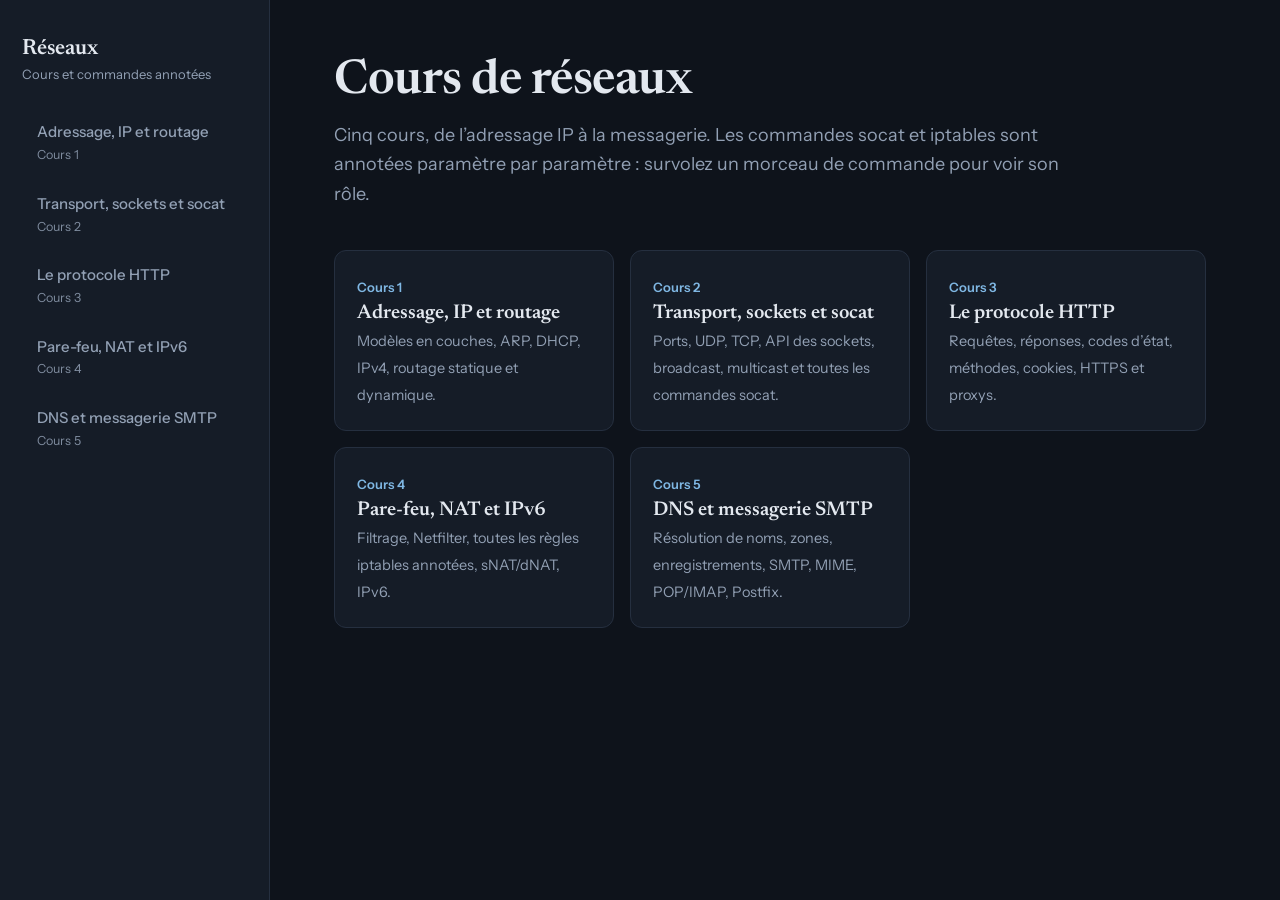
<file: index.html>
<!DOCTYPE html>
<html lang="fr">
<head>
<meta charset="utf-8">
<meta name="viewport" content="width=device-width, initial-scale=1, viewport-fit=cover">
<title>Cours de réseaux – Réseaux</title>
<meta name="description" content="Cinq cours, de l’adressage IP à la messagerie. Les commandes socat et iptables sont annotées paramètre par paramètre : survolez un morceau de commande pour voir son rôle.">
<link href="https://fonts.googleapis.com/css2?family=Newsreader:opsz,wght@6..72,400;6..72,600&family=Instrument+Sans:wght@400;500;600&family=JetBrains+Mono:wght@400;500&display=swap" rel="stylesheet">
<link rel="stylesheet" href="style.css">
</head>
<body>
<nav><a class="brand" href="index.html">Réseaux<small>Cours et commandes annotées</small></a><a class="l " href="cours-1.html">Adressage, IP et routage<small>Cours 1</small></a><a class="l " href="cours-2.html">Transport, sockets et socat<small>Cours 2</small></a><a class="l " href="cours-3.html">Le protocole HTTP<small>Cours 3</small></a><a class="l " href="cours-4.html">Pare-feu, NAT et IPv6<small>Cours 4</small></a><a class="l " href="cours-5.html">DNS et messagerie SMTP<small>Cours 5</small></a></nav>
<main>
<h1>Cours de réseaux</h1><p class="lead">Cinq cours, de l’adressage IP à la messagerie. Les commandes socat et iptables sont annotées paramètre par paramètre : survolez un morceau de commande pour voir son rôle.</p><div class="grid"><a class="card" href="cours-1.html"><i>Cours 1</i><b>Adressage, IP et routage</b><span>Modèles en couches, ARP, DHCP, IPv4, routage statique et dynamique.</span></a><a class="card" href="cours-2.html"><i>Cours 2</i><b>Transport, sockets et socat</b><span>Ports, UDP, TCP, API des sockets, broadcast, multicast et toutes les commandes socat.</span></a><a class="card" href="cours-3.html"><i>Cours 3</i><b>Le protocole HTTP</b><span>Requêtes, réponses, codes d’état, méthodes, cookies, HTTPS et proxys.</span></a><a class="card" href="cours-4.html"><i>Cours 4</i><b>Pare-feu, NAT et IPv6</b><span>Filtrage, Netfilter, toutes les règles iptables annotées, sNAT/dNAT, IPv6.</span></a><a class="card" href="cours-5.html"><i>Cours 5</i><b>DNS et messagerie SMTP</b><span>Résolution de noms, zones, enregistrements, SMTP, MIME, POP/IMAP, Postfix.</span></a></div>
</main>
</body>
</html>
</file>
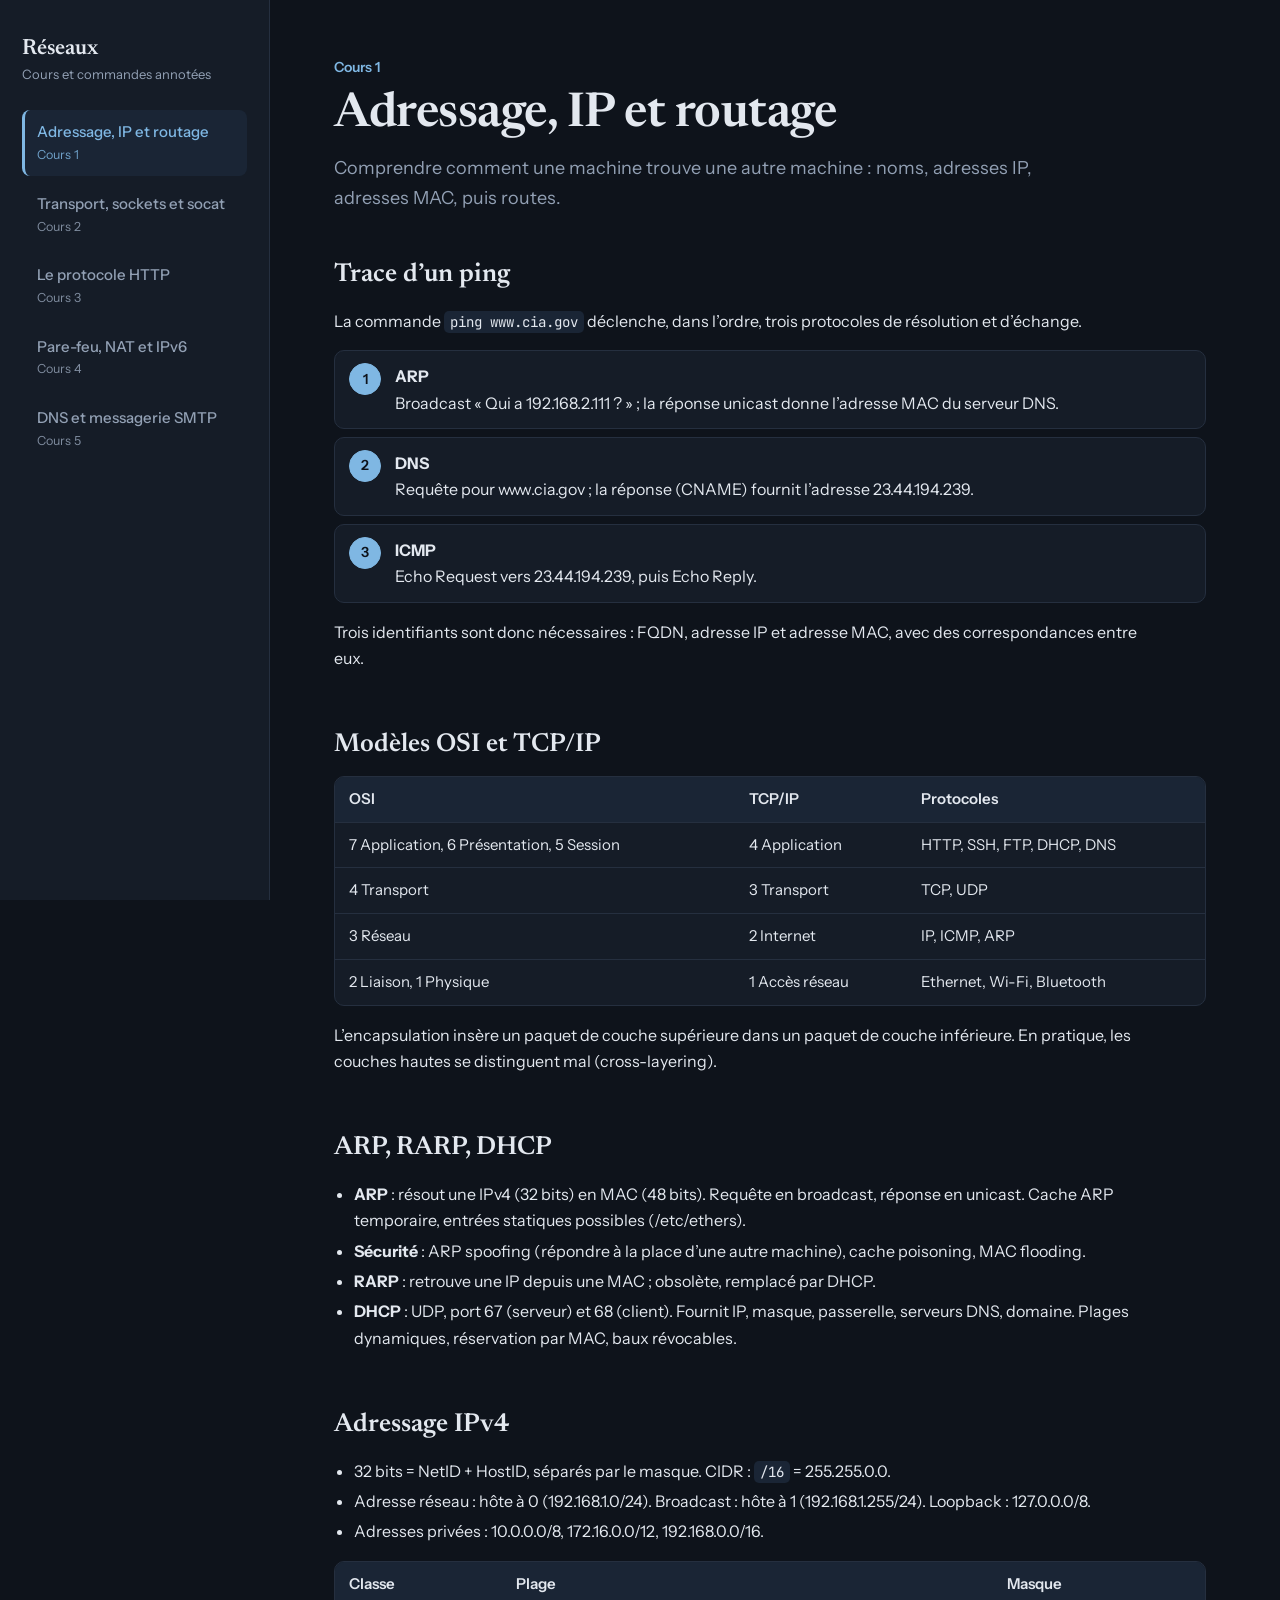
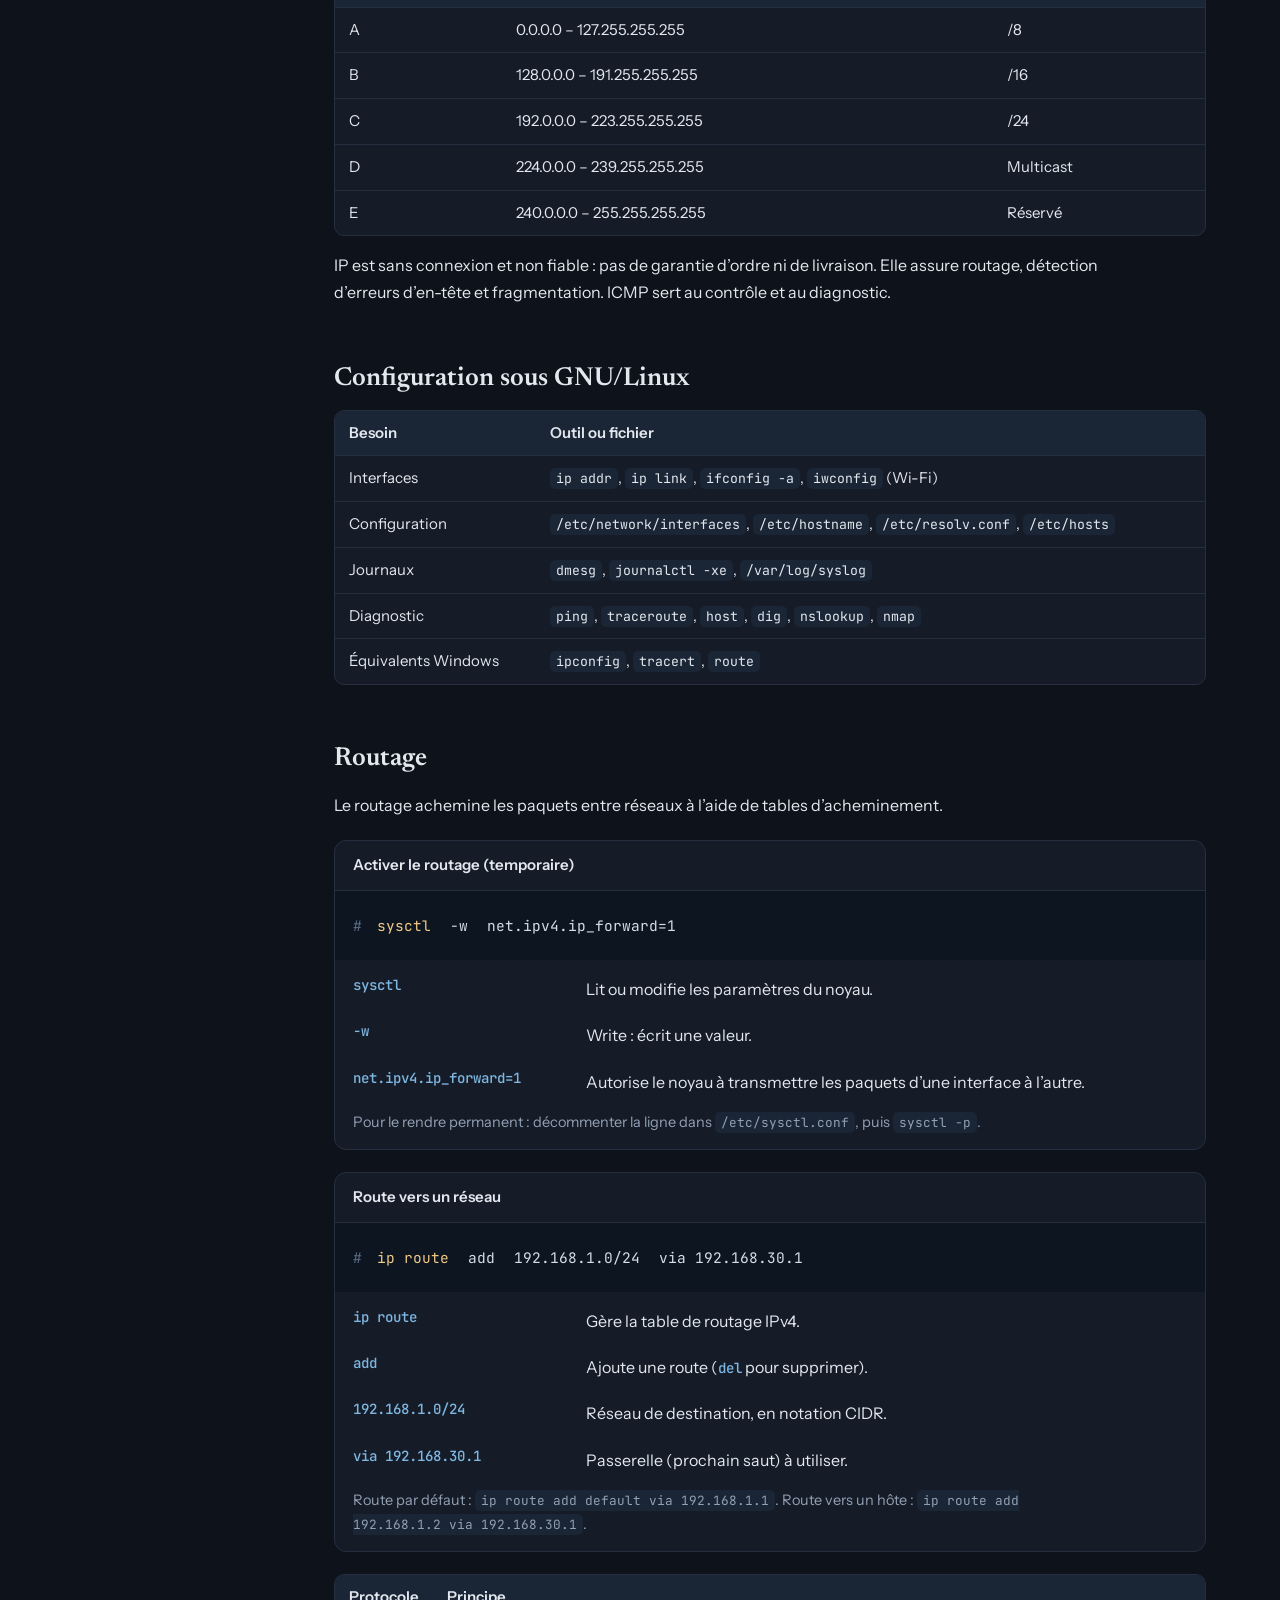
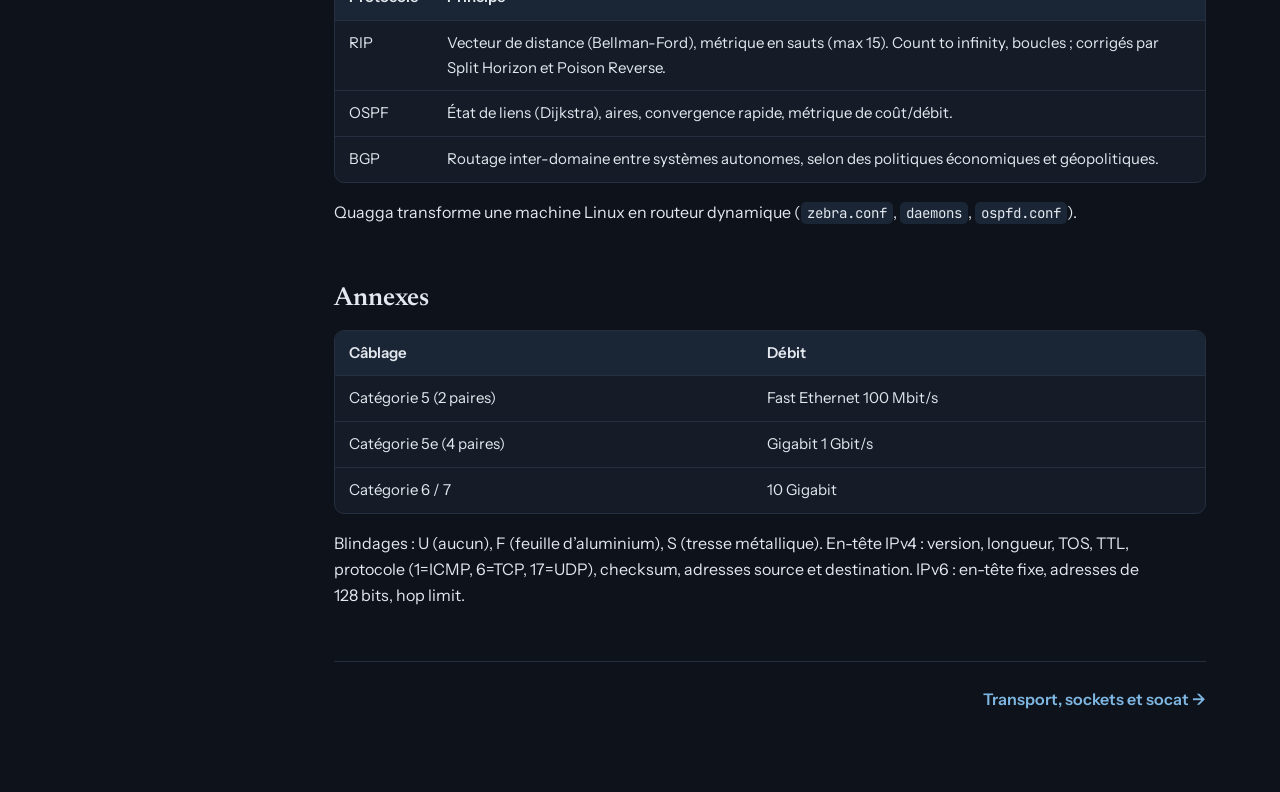
<file: cours-1.html>
<!DOCTYPE html>
<html lang="fr">
<head>
<meta charset="utf-8">
<meta name="viewport" content="width=device-width, initial-scale=1, viewport-fit=cover">
<title>Adressage, IP et routage – Réseaux</title>
<meta name="description" content="Comprendre comment une machine trouve une autre machine : noms, adresses IP, adresses MAC, puis routes.">
<link href="https://fonts.googleapis.com/css2?family=Newsreader:opsz,wght@6..72,400;6..72,600&family=Instrument+Sans:wght@400;500;600&family=JetBrains+Mono:wght@400;500&display=swap" rel="stylesheet">
<link rel="stylesheet" href="style.css">
</head>
<body>
<nav><a class="brand" href="index.html">Réseaux<small>Cours et commandes annotées</small></a><a class="l on" href="cours-1.html" aria-current="page">Adressage, IP et routage<small>Cours 1</small></a><a class="l " href="cours-2.html">Transport, sockets et socat<small>Cours 2</small></a><a class="l " href="cours-3.html">Le protocole HTTP<small>Cours 3</small></a><a class="l " href="cours-4.html">Pare-feu, NAT et IPv6<small>Cours 4</small></a><a class="l " href="cours-5.html">DNS et messagerie SMTP<small>Cours 5</small></a></nav>
<main>
<div class="crumb">Cours 1</div><h1>Adressage, IP et routage</h1><p class="lead">Comprendre comment une machine trouve une autre machine : noms, adresses IP, adresses MAC, puis routes.</p><section><h2>Trace d’un ping</h2><p>La commande <code>ping www.cia.gov</code> déclenche, dans l’ordre, trois protocoles de résolution et d’échange.</p><ol class="st"><li><div><b>ARP</b><br><span>Broadcast « Qui a 192.168.2.111 ? » ; la réponse unicast donne l’adresse MAC du serveur DNS.</span></div></li><li><div><b>DNS</b><br><span>Requête pour www.cia.gov ; la réponse (CNAME) fournit l’adresse 23.44.194.239.</span></div></li><li><div><b>ICMP</b><br><span>Echo Request vers 23.44.194.239, puis Echo Reply.</span></div></li></ol><p>Trois identifiants sont donc nécessaires : FQDN, adresse IP et adresse MAC, avec des correspondances entre eux.</p></section><section><h2>Modèles OSI et TCP/IP</h2><div class="tw"><table><tr><th>OSI</th><th>TCP/IP</th><th>Protocoles</th></tr><tr><td>7 Application, 6 Présentation, 5 Session</td><td>4 Application</td><td>HTTP, SSH, FTP, DHCP, DNS</td></tr><tr><td>4 Transport</td><td>3 Transport</td><td>TCP, UDP</td></tr><tr><td>3 Réseau</td><td>2 Internet</td><td>IP, ICMP, ARP</td></tr><tr><td>2 Liaison, 1 Physique</td><td>1 Accès réseau</td><td>Ethernet, Wi-Fi, Bluetooth</td></tr></table></div><p>L’encapsulation insère un paquet de couche supérieure dans un paquet de couche inférieure. En pratique, les couches hautes se distinguent mal (cross-layering).</p></section><section><h2>ARP, RARP, DHCP</h2><ul><li><b>ARP</b> : résout une IPv4 (32 bits) en MAC (48 bits). Requête en broadcast, réponse en unicast. Cache ARP temporaire, entrées statiques possibles (/etc/ethers).</li><li><b>Sécurité</b> : ARP spoofing (répondre à la place d’une autre machine), cache poisoning, MAC flooding.</li><li><b>RARP</b> : retrouve une IP depuis une MAC ; obsolète, remplacé par DHCP.</li><li><b>DHCP</b> : UDP, port 67 (serveur) et 68 (client). Fournit IP, masque, passerelle, serveurs DNS, domaine. Plages dynamiques, réservation par MAC, baux révocables.</li></ul></section><section><h2>Adressage IPv4</h2><ul><li>32 bits = NetID + HostID, séparés par le masque. CIDR : <code>/16</code> = 255.255.0.0.</li><li>Adresse réseau : hôte à 0 (192.168.1.0/24). Broadcast : hôte à 1 (192.168.1.255/24). Loopback : 127.0.0.0/8.</li><li>Adresses privées : 10.0.0.0/8, 172.16.0.0/12, 192.168.0.0/16.</li></ul><div class="tw"><table><tr><th>Classe</th><th>Plage</th><th>Masque</th></tr><tr><td>A</td><td>0.0.0.0 – 127.255.255.255</td><td>/8</td></tr><tr><td>B</td><td>128.0.0.0 – 191.255.255.255</td><td>/16</td></tr><tr><td>C</td><td>192.0.0.0 – 223.255.255.255</td><td>/24</td></tr><tr><td>D</td><td>224.0.0.0 – 239.255.255.255</td><td>Multicast</td></tr><tr><td>E</td><td>240.0.0.0 – 255.255.255.255</td><td>Réservé</td></tr></table></div><p>IP est sans connexion et non fiable : pas de garantie d’ordre ni de livraison. Elle assure routage, détection d’erreurs d’en-tête et fragmentation. ICMP sert au contrôle et au diagnostic.</p></section><section><h2>Configuration sous GNU/Linux</h2><div class="tw"><table><tr><th>Besoin</th><th>Outil ou fichier</th></tr><tr><td>Interfaces</td><td><code>ip addr</code>, <code>ip link</code>, <code>ifconfig -a</code>, <code>iwconfig</code> (Wi-Fi)</td></tr><tr><td>Configuration</td><td><code>/etc/network/interfaces</code>, <code>/etc/hostname</code>, <code>/etc/resolv.conf</code>, <code>/etc/hosts</code></td></tr><tr><td>Journaux</td><td><code>dmesg</code>, <code>journalctl -xe</code>, <code>/var/log/syslog</code></td></tr><tr><td>Diagnostic</td><td><code>ping</code>, <code>traceroute</code>, <code>host</code>, <code>dig</code>, <code>nslookup</code>, <code>nmap</code></td></tr><tr><td>Équivalents Windows</td><td><code>ipconfig</code>, <code>tracert</code>, <code>route</code></td></tr></table></div></section><section><h2>Routage</h2><p>Le routage achemine les paquets entre réseaux à l’aide de tables d’acheminement.</p><div class="cmd"><h4>Activer le routage (temporaire)</h4><div class="cl"><span class="p">#</span><span class="t t0" tabindex="0">sysctl</span> <span class="t t1" tabindex="0">-w</span> <span class="t t2" tabindex="0">net.ipv4.ip_forward=1</span></div><ul class="ex"><li class="r0"><code>sysctl</code><span>Lit ou modifie les paramètres du noyau.</span></li><li class="r1"><code>-w</code><span>Write : écrit une valeur.</span></li><li class="r2"><code>net.ipv4.ip_forward=1</code><span>Autorise le noyau à transmettre les paquets d’une interface à l’autre.</span></li></ul><p class="nt">Pour le rendre permanent : décommenter la ligne dans <code>/etc/sysctl.conf</code>, puis <code>sysctl -p</code>.</p></div><div class="cmd"><h4>Route vers un réseau</h4><div class="cl"><span class="p">#</span><span class="t t0" tabindex="0">ip route</span> <span class="t t1" tabindex="0">add</span> <span class="t t2" tabindex="0">192.168.1.0/24</span> <span class="t t3" tabindex="0">via 192.168.30.1</span></div><ul class="ex"><li class="r0"><code>ip route</code><span>Gère la table de routage IPv4.</span></li><li class="r1"><code>add</code><span>Ajoute une route (<code>del</code> pour supprimer).</span></li><li class="r2"><code>192.168.1.0/24</code><span>Réseau de destination, en notation CIDR.</span></li><li class="r3"><code>via 192.168.30.1</code><span>Passerelle (prochain saut) à utiliser.</span></li></ul><p class="nt">Route par défaut : <code>ip route add default via 192.168.1.1</code>. Route vers un hôte : <code>ip route add 192.168.1.2 via 192.168.30.1</code>.</p></div><div class="tw"><table><tr><th>Protocole</th><th>Principe</th></tr><tr><td>RIP</td><td>Vecteur de distance (Bellman-Ford), métrique en sauts (max 15). Count to infinity, boucles ; corrigés par Split Horizon et Poison Reverse.</td></tr><tr><td>OSPF</td><td>État de liens (Dijkstra), aires, convergence rapide, métrique de coût/débit.</td></tr><tr><td>BGP</td><td>Routage inter-domaine entre systèmes autonomes, selon des politiques économiques et géopolitiques.</td></tr></table></div><p>Quagga transforme une machine Linux en routeur dynamique (<code>zebra.conf</code>, <code>daemons</code>, <code>ospfd.conf</code>).</p></section><section><h2>Annexes</h2><div class="tw"><table><tr><th>Câblage</th><th>Débit</th></tr><tr><td>Catégorie 5 (2 paires)</td><td>Fast Ethernet 100 Mbit/s</td></tr><tr><td>Catégorie 5e (4 paires)</td><td>Gigabit 1 Gbit/s</td></tr><tr><td>Catégorie 6 / 7</td><td>10 Gigabit</td></tr></table></div><p>Blindages : U (aucun), F (feuille d’aluminium), S (tresse métallique). En-tête IPv4 : version, longueur, TOS, TTL, protocole (1=ICMP, 6=TCP, 17=UDP), checksum, adresses source et destination. IPv6 : en-tête fixe, adresses de 128 bits, hop limit.</p></section><div class="pn"><span></span><span><a href="cours-2.html">Transport, sockets et socat →</a></span></div>
</main>
</body>
</html>
</file>
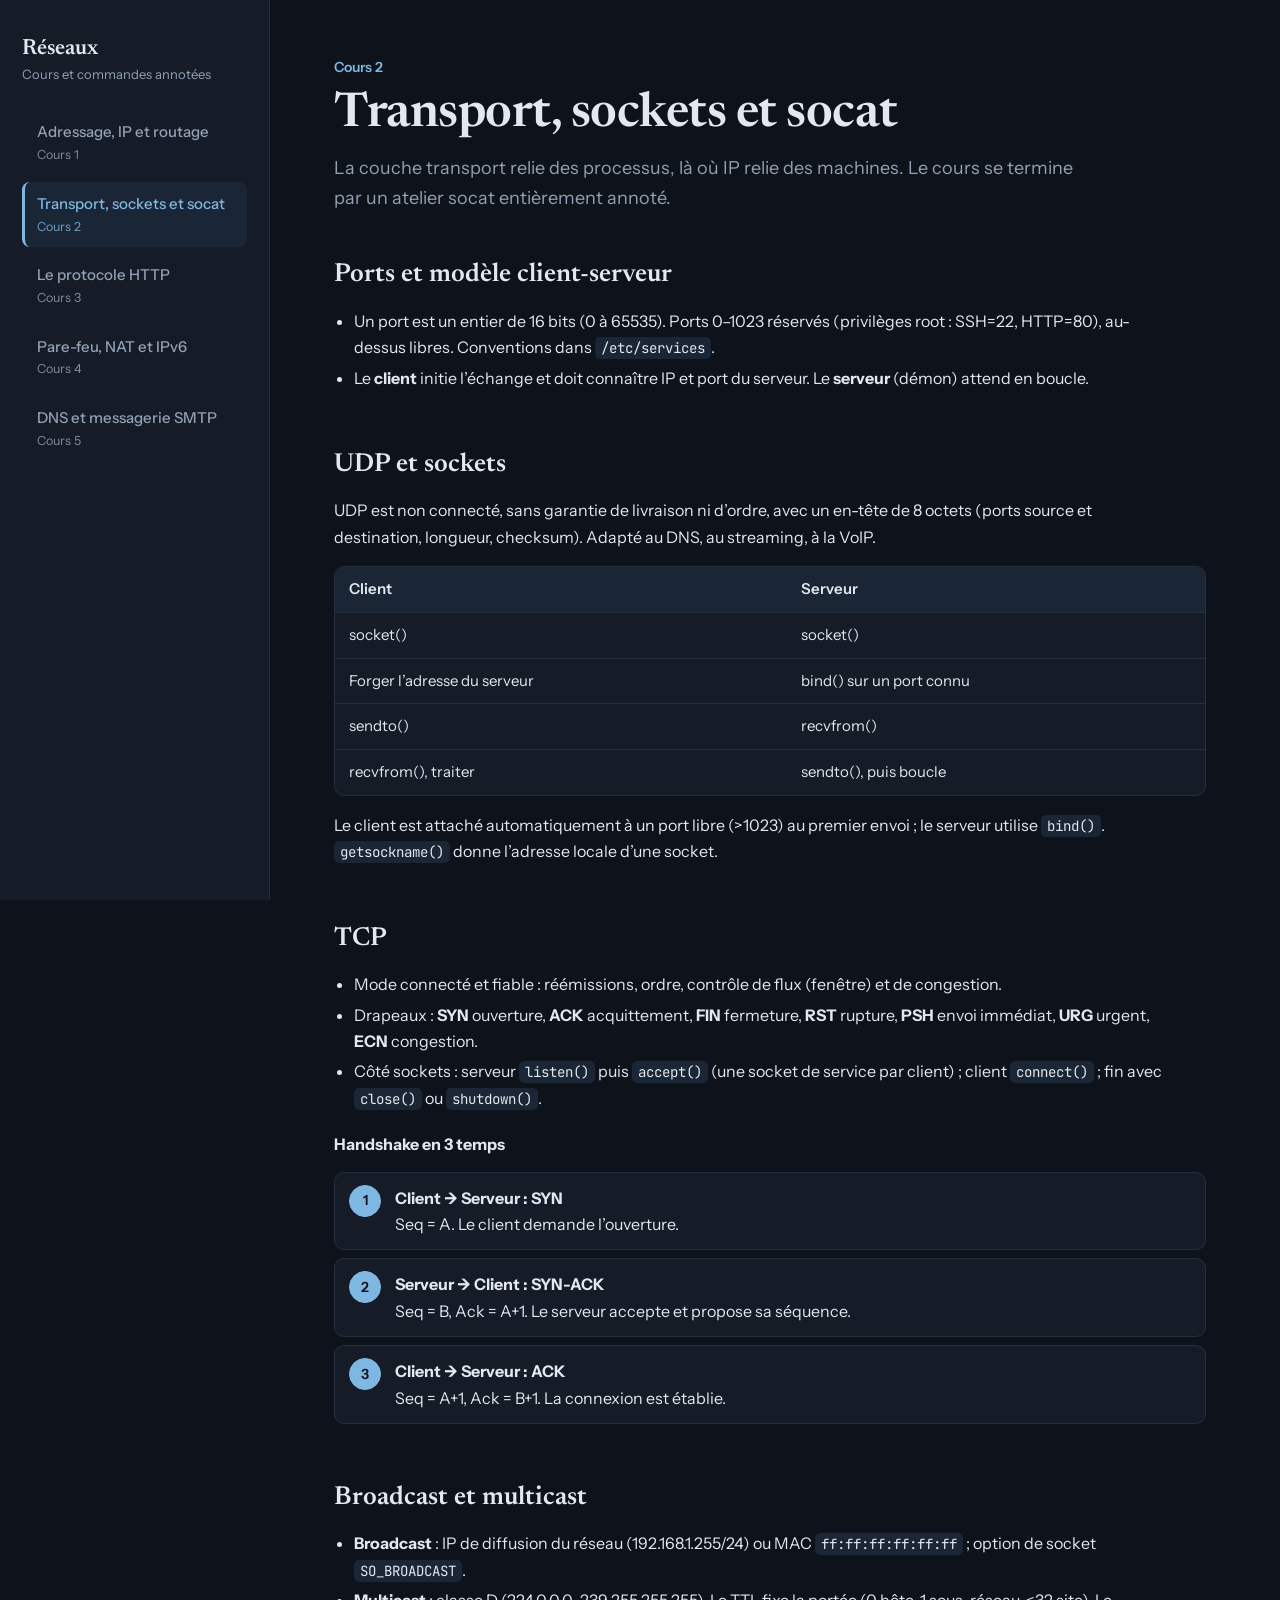
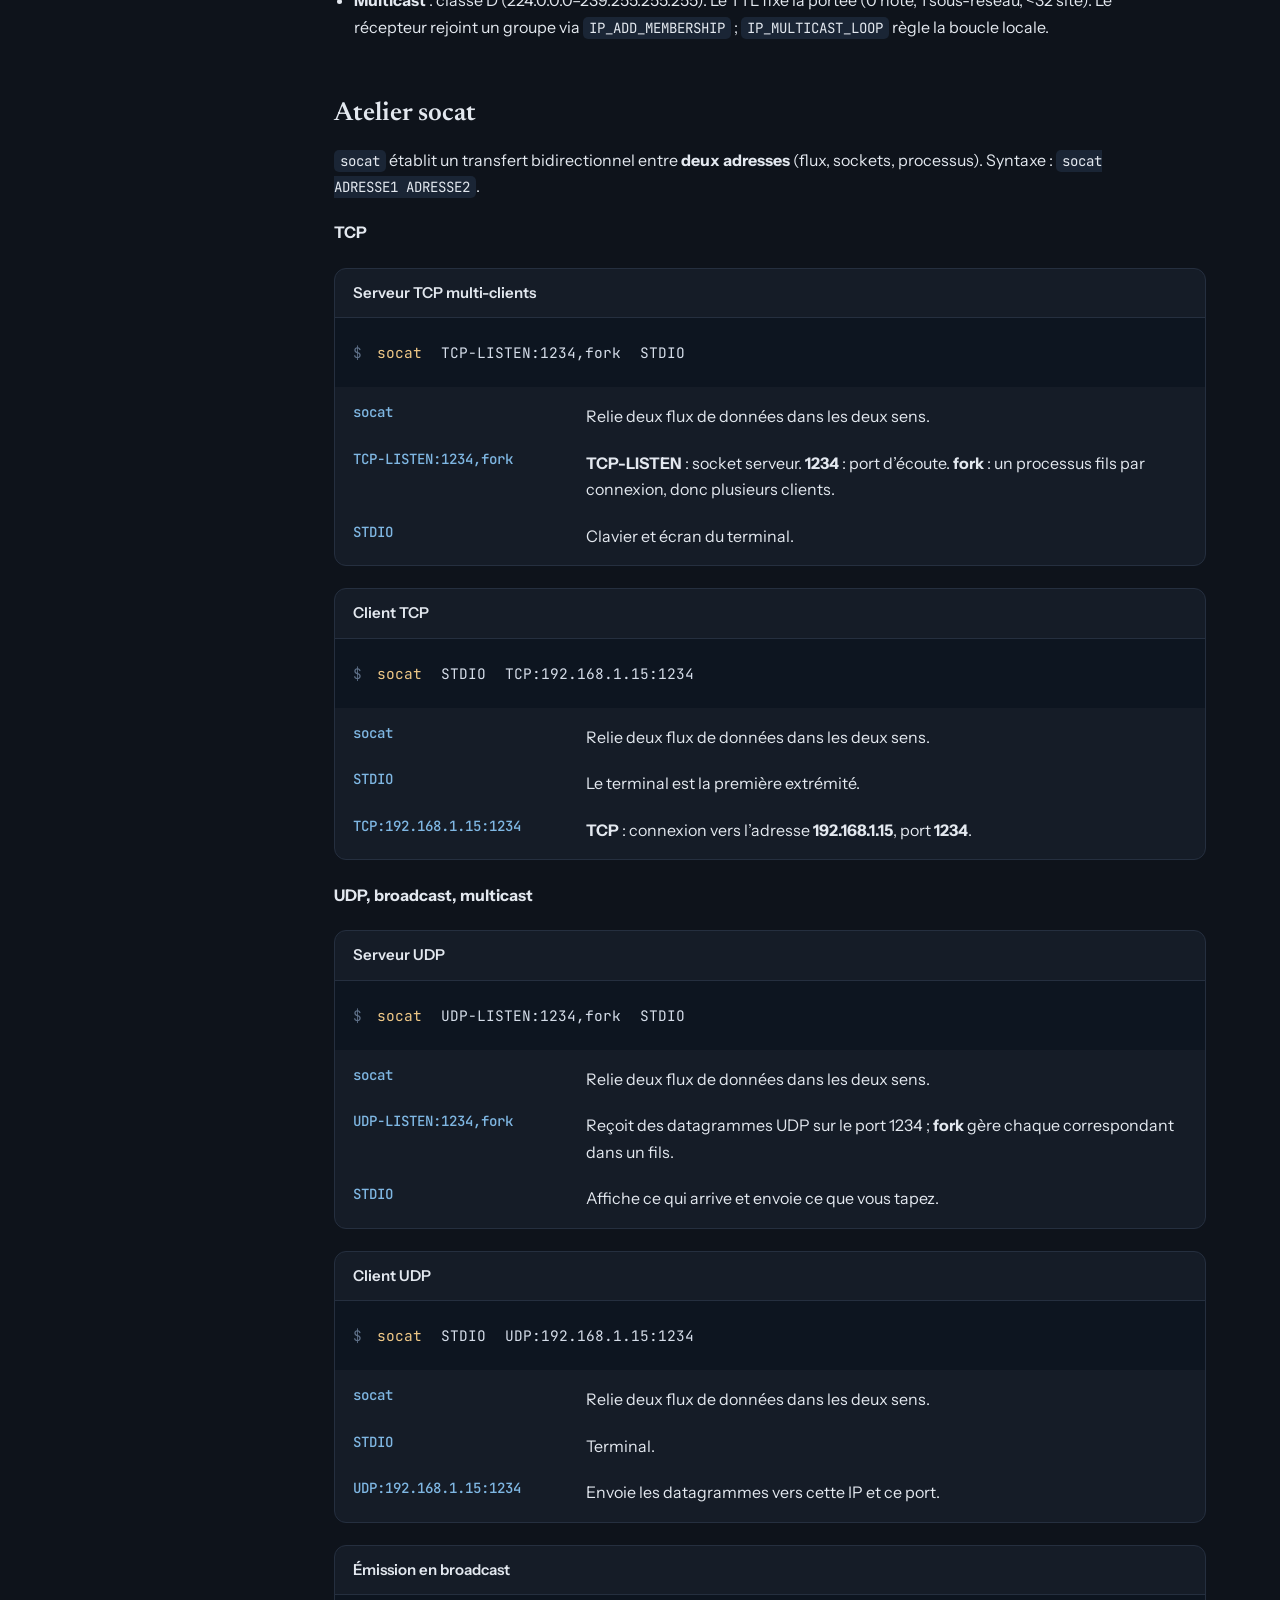
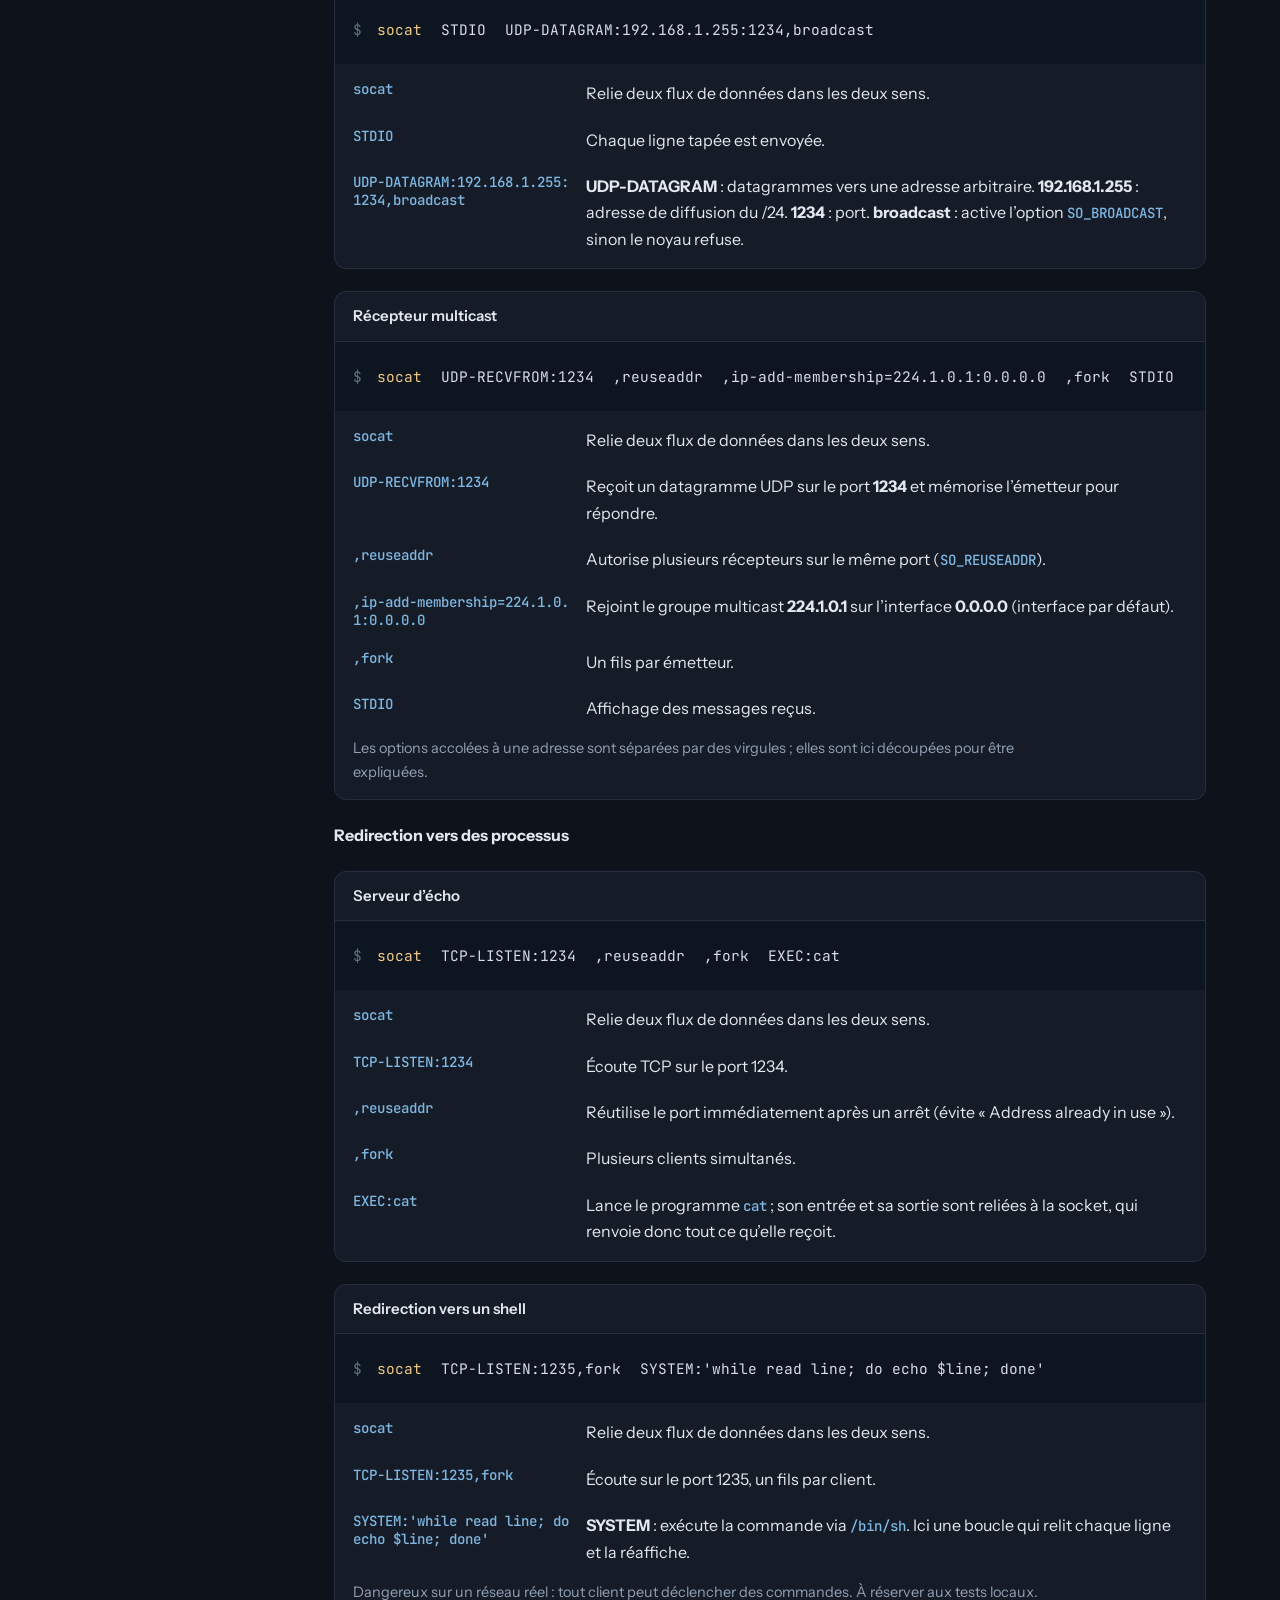
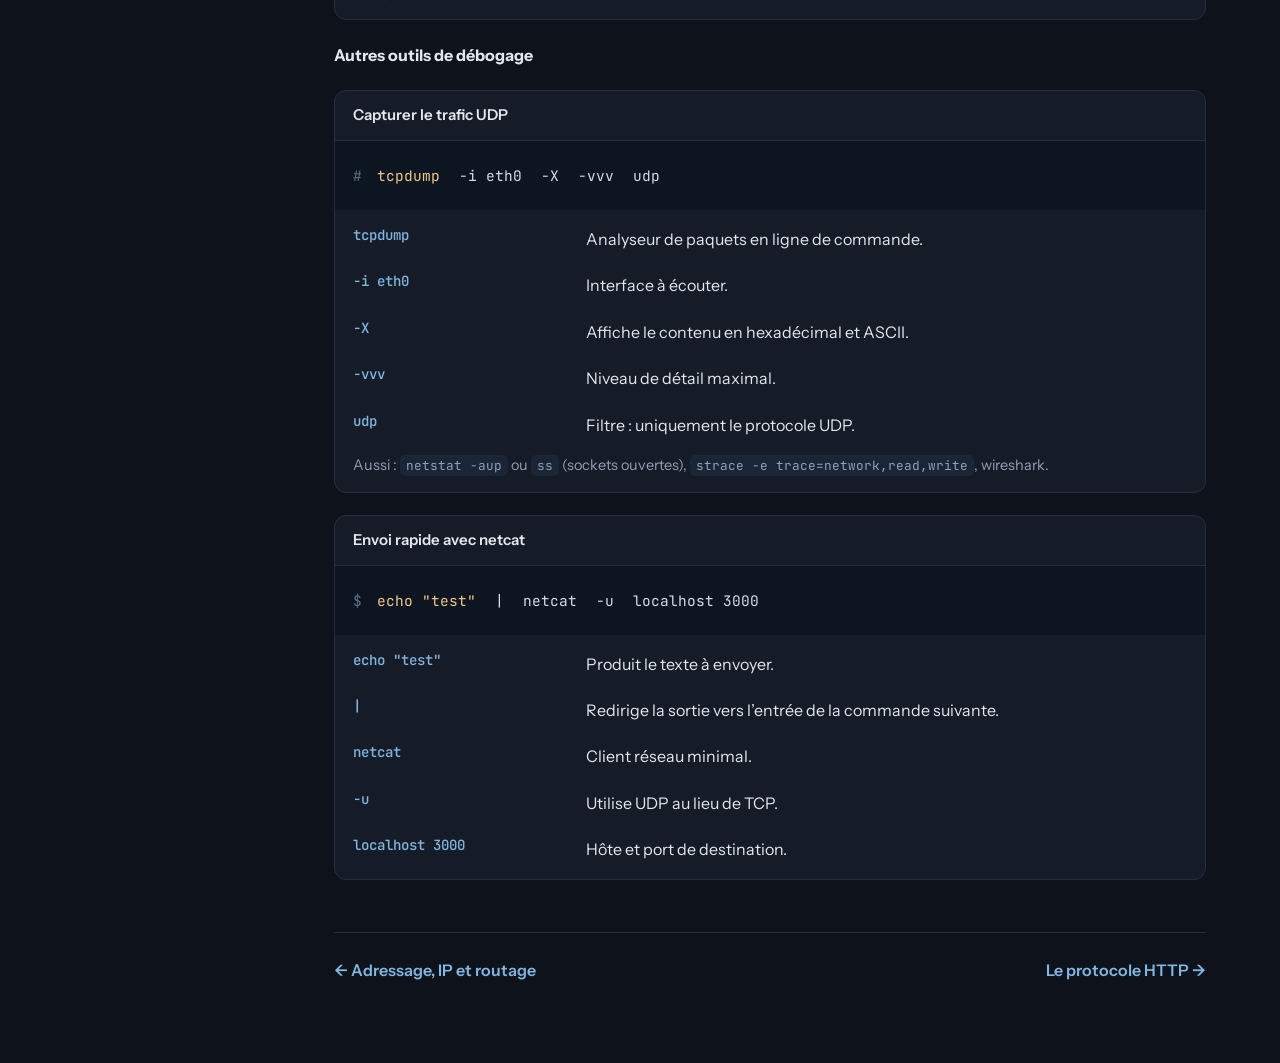
<file: cours-2.html>
<!DOCTYPE html>
<html lang="fr">
<head>
<meta charset="utf-8">
<meta name="viewport" content="width=device-width, initial-scale=1, viewport-fit=cover">
<title>Transport, sockets et socat – Réseaux</title>
<meta name="description" content="La couche transport relie des processus, là où IP relie des machines. Le cours se termine par un atelier socat entièrement annoté.">
<link href="https://fonts.googleapis.com/css2?family=Newsreader:opsz,wght@6..72,400;6..72,600&family=Instrument+Sans:wght@400;500;600&family=JetBrains+Mono:wght@400;500&display=swap" rel="stylesheet">
<link rel="stylesheet" href="style.css">
</head>
<body>
<nav><a class="brand" href="index.html">Réseaux<small>Cours et commandes annotées</small></a><a class="l " href="cours-1.html">Adressage, IP et routage<small>Cours 1</small></a><a class="l on" href="cours-2.html" aria-current="page">Transport, sockets et socat<small>Cours 2</small></a><a class="l " href="cours-3.html">Le protocole HTTP<small>Cours 3</small></a><a class="l " href="cours-4.html">Pare-feu, NAT et IPv6<small>Cours 4</small></a><a class="l " href="cours-5.html">DNS et messagerie SMTP<small>Cours 5</small></a></nav>
<main>
<div class="crumb">Cours 2</div><h1>Transport, sockets et socat</h1><p class="lead">La couche transport relie des processus, là où IP relie des machines. Le cours se termine par un atelier socat entièrement annoté.</p><section><h2>Ports et modèle client-serveur</h2><ul><li>Un port est un entier de 16 bits (0 à 65535). Ports 0–1023 réservés (privilèges root : SSH=22, HTTP=80), au-dessus libres. Conventions dans <code>/etc/services</code>.</li><li>Le <b>client</b> initie l’échange et doit connaître IP et port du serveur. Le <b>serveur</b> (démon) attend en boucle.</li></ul></section><section><h2>UDP et sockets</h2><p>UDP est non connecté, sans garantie de livraison ni d’ordre, avec un en-tête de 8 octets (ports source et destination, longueur, checksum). Adapté au DNS, au streaming, à la VoIP.</p><div class="tw"><table><tr><th>Client</th><th>Serveur</th></tr><tr><td>socket()</td><td>socket()</td></tr><tr><td>Forger l’adresse du serveur</td><td>bind() sur un port connu</td></tr><tr><td>sendto()</td><td>recvfrom()</td></tr><tr><td>recvfrom(), traiter</td><td>sendto(), puis boucle</td></tr></table></div><p>Le client est attaché automatiquement à un port libre (&gt;1023) au premier envoi ; le serveur utilise <code>bind()</code>. <code>getsockname()</code> donne l’adresse locale d’une socket.</p></section><section><h2>TCP</h2><ul><li>Mode connecté et fiable : réémissions, ordre, contrôle de flux (fenêtre) et de congestion.</li><li>Drapeaux : <b>SYN</b> ouverture, <b>ACK</b> acquittement, <b>FIN</b> fermeture, <b>RST</b> rupture, <b>PSH</b> envoi immédiat, <b>URG</b> urgent, <b>ECN</b> congestion.</li><li>Côté sockets : serveur <code>listen()</code> puis <code>accept()</code> (une socket de service par client) ; client <code>connect()</code> ; fin avec <code>close()</code> ou <code>shutdown()</code>.</li></ul><h3>Handshake en 3 temps</h3><ol class="st"><li><div><b>Client → Serveur : SYN</b><br><span>Seq = A. Le client demande l’ouverture.</span></div></li><li><div><b>Serveur → Client : SYN-ACK</b><br><span>Seq = B, Ack = A+1. Le serveur accepte et propose sa séquence.</span></div></li><li><div><b>Client → Serveur : ACK</b><br><span>Seq = A+1, Ack = B+1. La connexion est établie.</span></div></li></ol></section><section><h2>Broadcast et multicast</h2><ul><li><b>Broadcast</b> : IP de diffusion du réseau (192.168.1.255/24) ou MAC <code>ff:ff:ff:ff:ff:ff</code> ; option de socket <code>SO_BROADCAST</code>.</li><li><b>Multicast</b> : classe D (224.0.0.0–239.255.255.255). Le TTL fixe la portée (0 hôte, 1 sous-réseau, &lt;32 site). Le récepteur rejoint un groupe via <code>IP_ADD_MEMBERSHIP</code> ; <code>IP_MULTICAST_LOOP</code> règle la boucle locale.</li></ul></section><section><h2>Atelier socat</h2><p><code>socat</code> établit un transfert bidirectionnel entre <b>deux adresses</b> (flux, sockets, processus). Syntaxe : <code>socat ADRESSE1 ADRESSE2</code>.</p><h3>TCP</h3><div class="cmd"><h4>Serveur TCP multi-clients</h4><div class="cl"><span class="p">$</span><span class="t t0" tabindex="0">socat</span> <span class="t t1" tabindex="0">TCP-LISTEN:1234,fork</span> <span class="t t2" tabindex="0">STDIO</span></div><ul class="ex"><li class="r0"><code>socat</code><span>Relie deux flux de données dans les deux sens.</span></li><li class="r1"><code>TCP-LISTEN:1234,fork</code><span><b>TCP-LISTEN</b> : socket serveur. <b>1234</b> : port d’écoute. <b>fork</b> : un processus fils par connexion, donc plusieurs clients.</span></li><li class="r2"><code>STDIO</code><span>Clavier et écran du terminal.</span></li></ul></div><div class="cmd"><h4>Client TCP</h4><div class="cl"><span class="p">$</span><span class="t t0" tabindex="0">socat</span> <span class="t t1" tabindex="0">STDIO</span> <span class="t t2" tabindex="0">TCP:192.168.1.15:1234</span></div><ul class="ex"><li class="r0"><code>socat</code><span>Relie deux flux de données dans les deux sens.</span></li><li class="r1"><code>STDIO</code><span>Le terminal est la première extrémité.</span></li><li class="r2"><code>TCP:192.168.1.15:1234</code><span><b>TCP</b> : connexion vers l’adresse <b>192.168.1.15</b>, port <b>1234</b>.</span></li></ul></div><h3>UDP, broadcast, multicast</h3><div class="cmd"><h4>Serveur UDP</h4><div class="cl"><span class="p">$</span><span class="t t0" tabindex="0">socat</span> <span class="t t1" tabindex="0">UDP-LISTEN:1234,fork</span> <span class="t t2" tabindex="0">STDIO</span></div><ul class="ex"><li class="r0"><code>socat</code><span>Relie deux flux de données dans les deux sens.</span></li><li class="r1"><code>UDP-LISTEN:1234,fork</code><span>Reçoit des datagrammes UDP sur le port 1234 ; <b>fork</b> gère chaque correspondant dans un fils.</span></li><li class="r2"><code>STDIO</code><span>Affiche ce qui arrive et envoie ce que vous tapez.</span></li></ul></div><div class="cmd"><h4>Client UDP</h4><div class="cl"><span class="p">$</span><span class="t t0" tabindex="0">socat</span> <span class="t t1" tabindex="0">STDIO</span> <span class="t t2" tabindex="0">UDP:192.168.1.15:1234</span></div><ul class="ex"><li class="r0"><code>socat</code><span>Relie deux flux de données dans les deux sens.</span></li><li class="r1"><code>STDIO</code><span>Terminal.</span></li><li class="r2"><code>UDP:192.168.1.15:1234</code><span>Envoie les datagrammes vers cette IP et ce port.</span></li></ul></div><div class="cmd"><h4>Émission en broadcast</h4><div class="cl"><span class="p">$</span><span class="t t0" tabindex="0">socat</span> <span class="t t1" tabindex="0">STDIO</span> <span class="t t2" tabindex="0">UDP-DATAGRAM:192.168.1.255:1234,broadcast</span></div><ul class="ex"><li class="r0"><code>socat</code><span>Relie deux flux de données dans les deux sens.</span></li><li class="r1"><code>STDIO</code><span>Chaque ligne tapée est envoyée.</span></li><li class="r2"><code>UDP-DATAGRAM:192.168.1.255:1234,broadcast</code><span><b>UDP-DATAGRAM</b> : datagrammes vers une adresse arbitraire. <b>192.168.1.255</b> : adresse de diffusion du /24. <b>1234</b> : port. <b>broadcast</b> : active l’option <code>SO_BROADCAST</code>, sinon le noyau refuse.</span></li></ul></div><div class="cmd"><h4>Récepteur multicast</h4><div class="cl"><span class="p">$</span><span class="t t0" tabindex="0">socat</span> <span class="t t1" tabindex="0">UDP-RECVFROM:1234</span> <span class="t t2" tabindex="0">,reuseaddr</span> <span class="t t3" tabindex="0">,ip-add-membership=224.1.0.1:0.0.0.0</span> <span class="t t4" tabindex="0">,fork</span> <span class="t t5" tabindex="0">STDIO</span></div><ul class="ex"><li class="r0"><code>socat</code><span>Relie deux flux de données dans les deux sens.</span></li><li class="r1"><code>UDP-RECVFROM:1234</code><span>Reçoit un datagramme UDP sur le port <b>1234</b> et mémorise l’émetteur pour répondre.</span></li><li class="r2"><code>,reuseaddr</code><span>Autorise plusieurs récepteurs sur le même port (<code>SO_REUSEADDR</code>).</span></li><li class="r3"><code>,ip-add-membership=224.1.0.1:0.0.0.0</code><span>Rejoint le groupe multicast <b>224.1.0.1</b> sur l’interface <b>0.0.0.0</b> (interface par défaut).</span></li><li class="r4"><code>,fork</code><span>Un fils par émetteur.</span></li><li class="r5"><code>STDIO</code><span>Affichage des messages reçus.</span></li></ul><p class="nt">Les options accolées à une adresse sont séparées par des virgules ; elles sont ici découpées pour être expliquées.</p></div><h3>Redirection vers des processus</h3><div class="cmd"><h4>Serveur d’écho</h4><div class="cl"><span class="p">$</span><span class="t t0" tabindex="0">socat</span> <span class="t t1" tabindex="0">TCP-LISTEN:1234</span> <span class="t t2" tabindex="0">,reuseaddr</span> <span class="t t3" tabindex="0">,fork</span> <span class="t t4" tabindex="0">EXEC:cat</span></div><ul class="ex"><li class="r0"><code>socat</code><span>Relie deux flux de données dans les deux sens.</span></li><li class="r1"><code>TCP-LISTEN:1234</code><span>Écoute TCP sur le port 1234.</span></li><li class="r2"><code>,reuseaddr</code><span>Réutilise le port immédiatement après un arrêt (évite « Address already in use »).</span></li><li class="r3"><code>,fork</code><span>Plusieurs clients simultanés.</span></li><li class="r4"><code>EXEC:cat</code><span>Lance le programme <code>cat</code> ; son entrée et sa sortie sont reliées à la socket, qui renvoie donc tout ce qu’elle reçoit.</span></li></ul></div><div class="cmd"><h4>Redirection vers un shell</h4><div class="cl"><span class="p">$</span><span class="t t0" tabindex="0">socat</span> <span class="t t1" tabindex="0">TCP-LISTEN:1235,fork</span> <span class="t t2" tabindex="0">SYSTEM:'while read line; do echo $line; done'</span></div><ul class="ex"><li class="r0"><code>socat</code><span>Relie deux flux de données dans les deux sens.</span></li><li class="r1"><code>TCP-LISTEN:1235,fork</code><span>Écoute sur le port 1235, un fils par client.</span></li><li class="r2"><code>SYSTEM:'while read line; do echo $line; done'</code><span><b>SYSTEM</b> : exécute la commande via <code>/bin/sh</code>. Ici une boucle qui relit chaque ligne et la réaffiche.</span></li></ul><p class="nt">Dangereux sur un réseau réel : tout client peut déclencher des commandes. À réserver aux tests locaux.</p></div><h3>Autres outils de débogage</h3><div class="cmd"><h4>Capturer le trafic UDP</h4><div class="cl"><span class="p">#</span><span class="t t0" tabindex="0">tcpdump</span> <span class="t t1" tabindex="0">-i eth0</span> <span class="t t2" tabindex="0">-X</span> <span class="t t3" tabindex="0">-vvv</span> <span class="t t4" tabindex="0">udp</span></div><ul class="ex"><li class="r0"><code>tcpdump</code><span>Analyseur de paquets en ligne de commande.</span></li><li class="r1"><code>-i eth0</code><span>Interface à écouter.</span></li><li class="r2"><code>-X</code><span>Affiche le contenu en hexadécimal et ASCII.</span></li><li class="r3"><code>-vvv</code><span>Niveau de détail maximal.</span></li><li class="r4"><code>udp</code><span>Filtre : uniquement le protocole UDP.</span></li></ul><p class="nt">Aussi : <code>netstat -aup</code> ou <code>ss</code> (sockets ouvertes), <code>strace -e trace=network,read,write</code>, wireshark.</p></div><div class="cmd"><h4>Envoi rapide avec netcat</h4><div class="cl"><span class="p">$</span><span class="t t0" tabindex="0">echo "test"</span> <span class="t t1" tabindex="0">|</span> <span class="t t2" tabindex="0">netcat</span> <span class="t t3" tabindex="0">-u</span> <span class="t t4" tabindex="0">localhost 3000</span></div><ul class="ex"><li class="r0"><code>echo "test"</code><span>Produit le texte à envoyer.</span></li><li class="r1"><code>|</code><span>Redirige la sortie vers l’entrée de la commande suivante.</span></li><li class="r2"><code>netcat</code><span>Client réseau minimal.</span></li><li class="r3"><code>-u</code><span>Utilise UDP au lieu de TCP.</span></li><li class="r4"><code>localhost 3000</code><span>Hôte et port de destination.</span></li></ul></div></section><div class="pn"><span><a href="cours-1.html">← Adressage, IP et routage</a></span><span><a href="cours-3.html">Le protocole HTTP →</a></span></div>
</main>
</body>
</html>
</file>
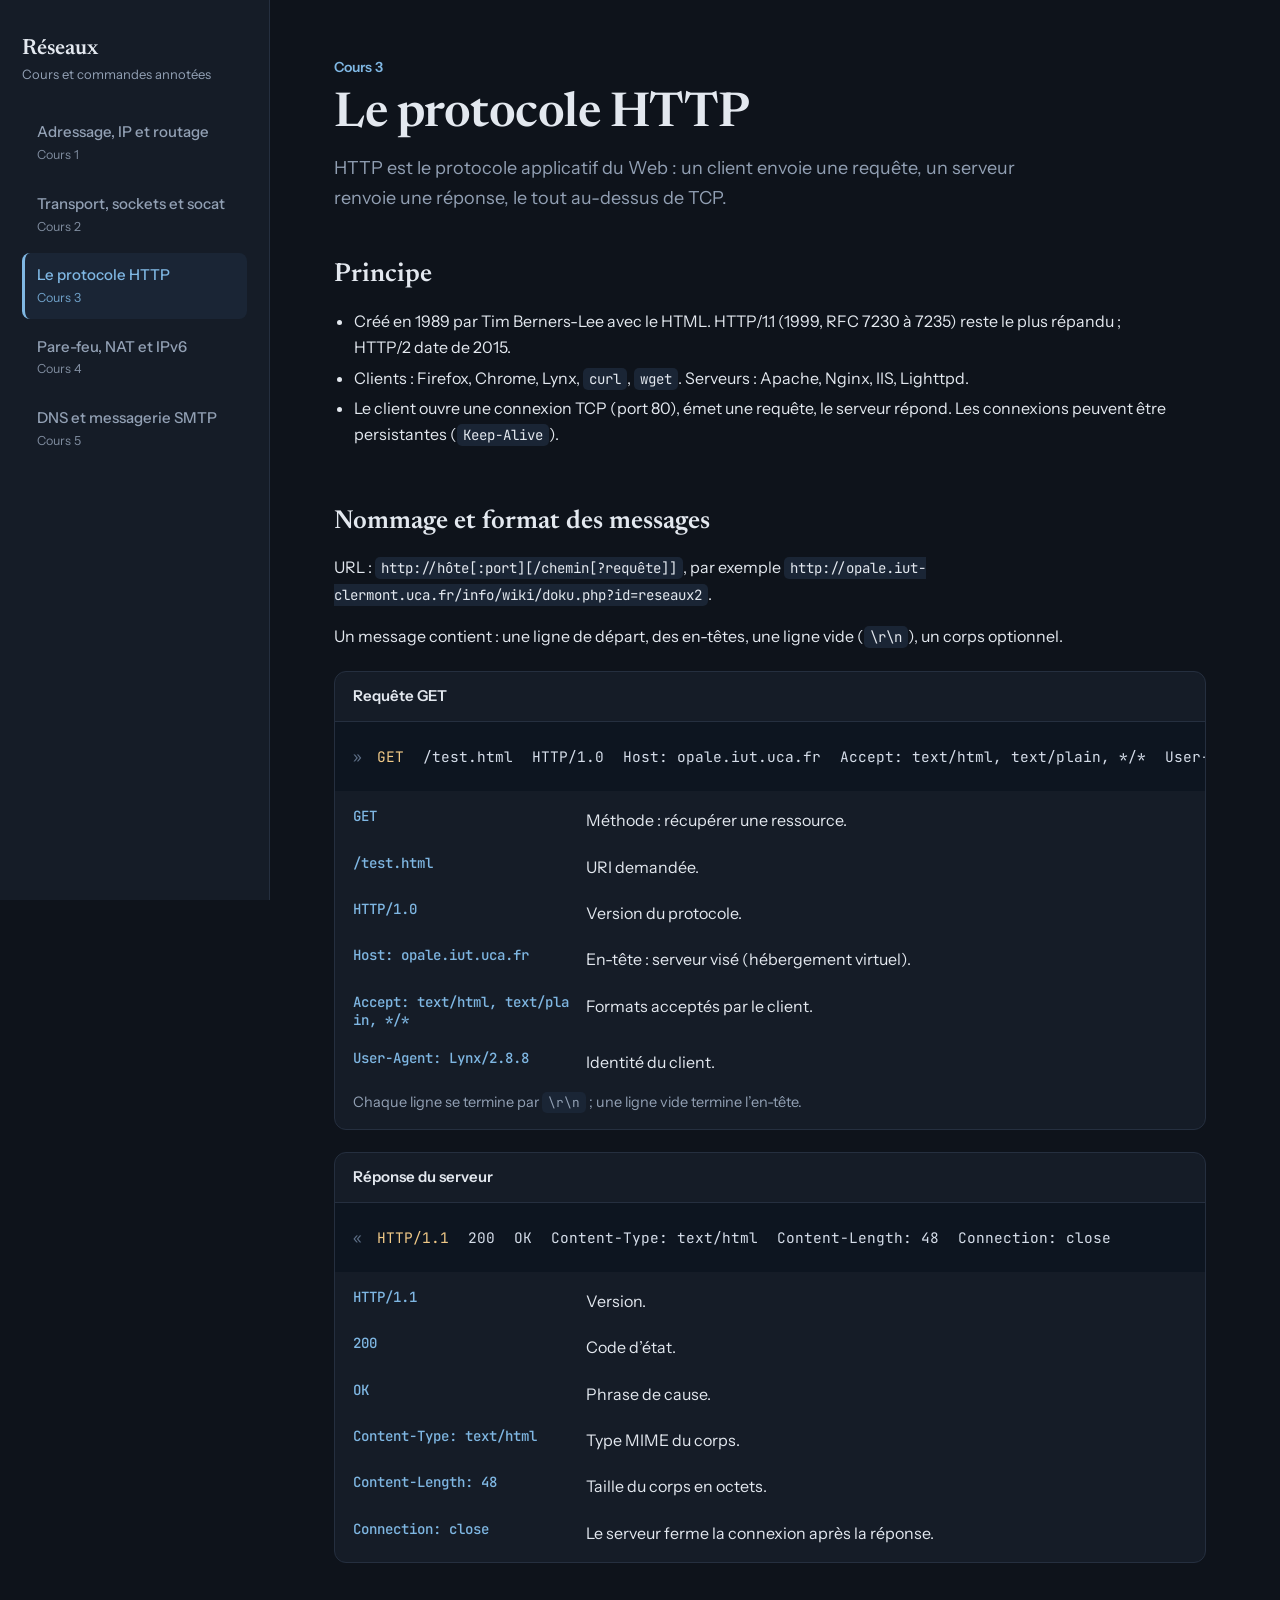
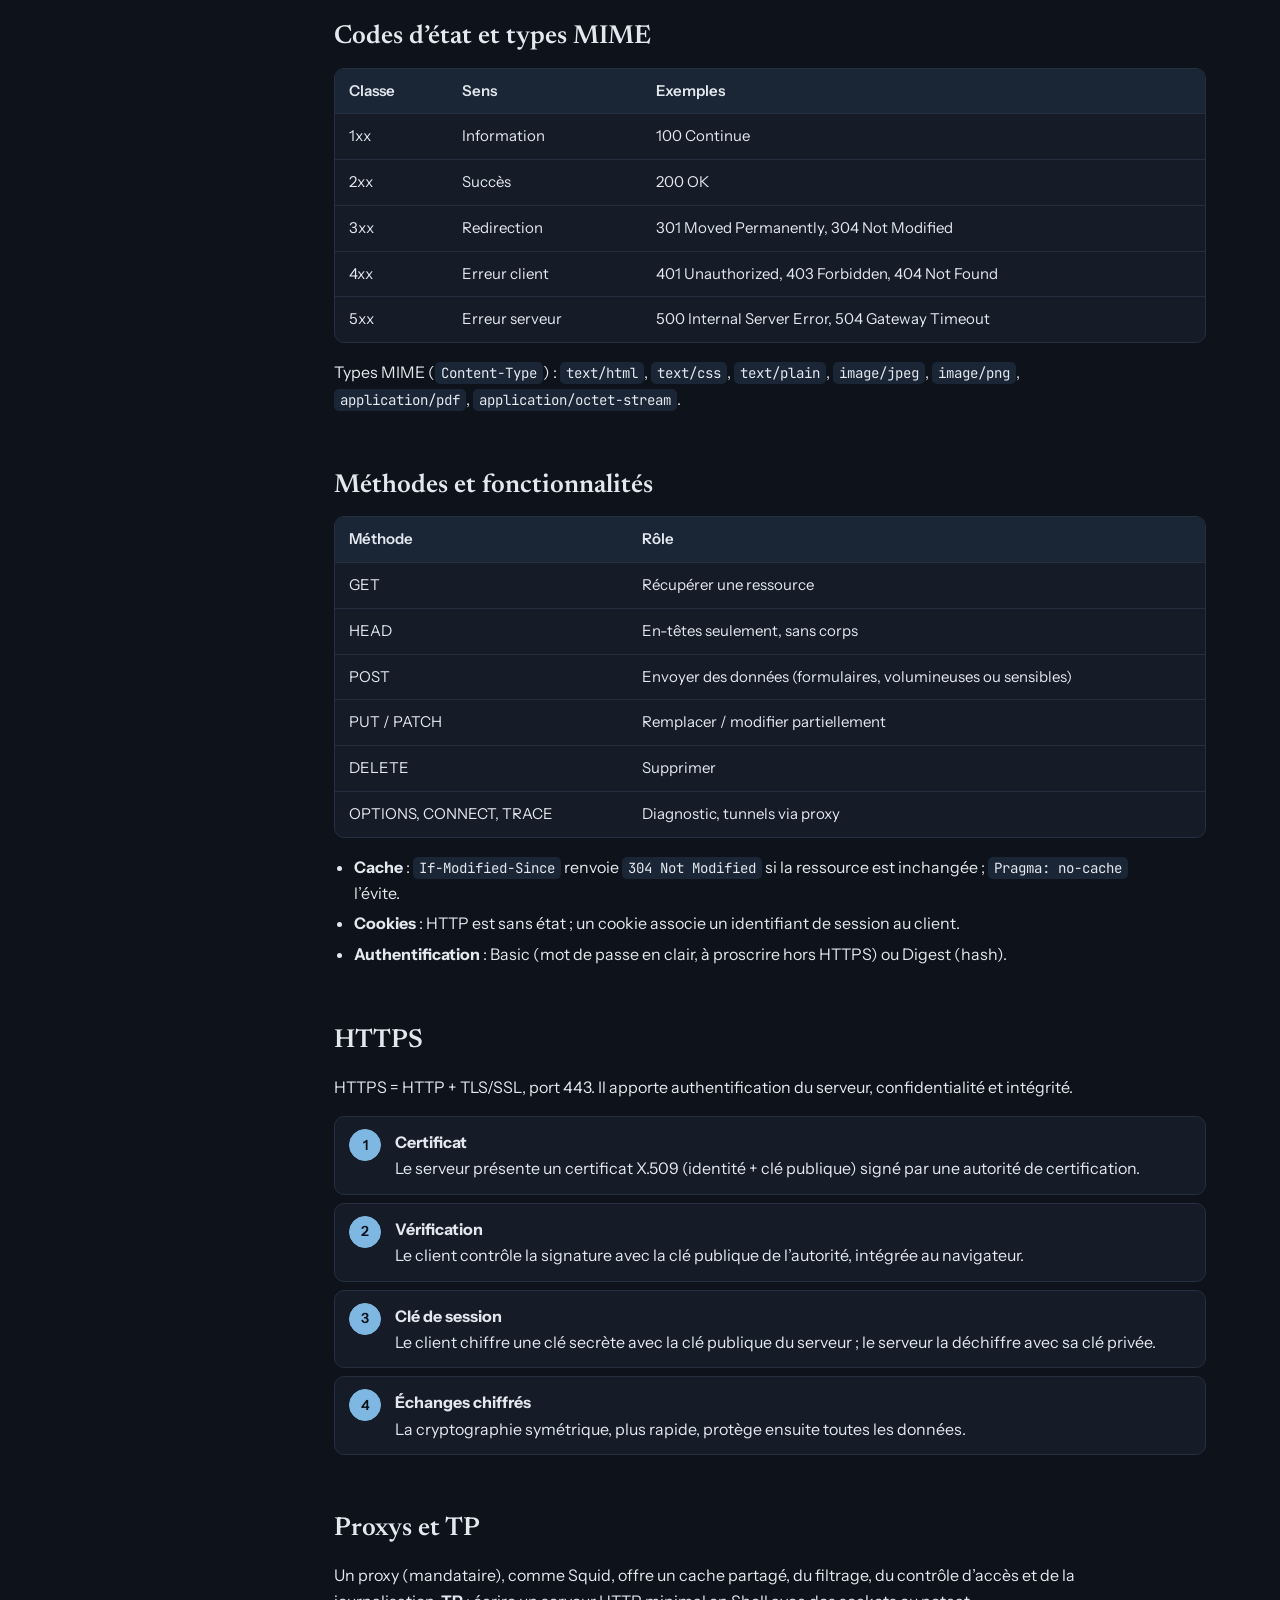
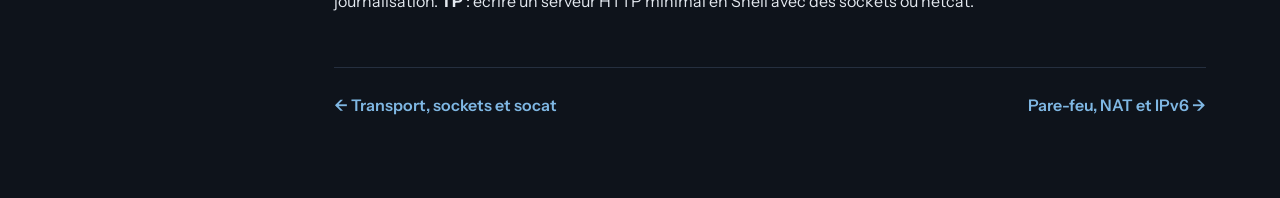
<file: cours-3.html>
<!DOCTYPE html>
<html lang="fr">
<head>
<meta charset="utf-8">
<meta name="viewport" content="width=device-width, initial-scale=1, viewport-fit=cover">
<title>Le protocole HTTP – Réseaux</title>
<meta name="description" content="HTTP est le protocole applicatif du Web : un client envoie une requête, un serveur renvoie une réponse, le tout au-dessus de TCP.">
<link href="https://fonts.googleapis.com/css2?family=Newsreader:opsz,wght@6..72,400;6..72,600&family=Instrument+Sans:wght@400;500;600&family=JetBrains+Mono:wght@400;500&display=swap" rel="stylesheet">
<link rel="stylesheet" href="style.css">
</head>
<body>
<nav><a class="brand" href="index.html">Réseaux<small>Cours et commandes annotées</small></a><a class="l " href="cours-1.html">Adressage, IP et routage<small>Cours 1</small></a><a class="l " href="cours-2.html">Transport, sockets et socat<small>Cours 2</small></a><a class="l on" href="cours-3.html" aria-current="page">Le protocole HTTP<small>Cours 3</small></a><a class="l " href="cours-4.html">Pare-feu, NAT et IPv6<small>Cours 4</small></a><a class="l " href="cours-5.html">DNS et messagerie SMTP<small>Cours 5</small></a></nav>
<main>
<div class="crumb">Cours 3</div><h1>Le protocole HTTP</h1><p class="lead">HTTP est le protocole applicatif du Web : un client envoie une requête, un serveur renvoie une réponse, le tout au-dessus de TCP.</p><section><h2>Principe</h2><ul><li>Créé en 1989 par Tim Berners-Lee avec le HTML. HTTP/1.1 (1999, RFC 7230 à 7235) reste le plus répandu ; HTTP/2 date de 2015.</li><li>Clients : Firefox, Chrome, Lynx, <code>curl</code>, <code>wget</code>. Serveurs : Apache, Nginx, IIS, Lighttpd.</li><li>Le client ouvre une connexion TCP (port 80), émet une requête, le serveur répond. Les connexions peuvent être persistantes (<code>Keep-Alive</code>).</li></ul></section><section><h2>Nommage et format des messages</h2><p>URL : <code>http://hôte[:port][/chemin[?requête]]</code>, par exemple <code>http://opale.iut-clermont.uca.fr/info/wiki/doku.php?id=reseaux2</code>.</p><p>Un message contient : une ligne de départ, des en-têtes, une ligne vide (<code>\r\n</code>), un corps optionnel.</p><div class="cmd"><h4>Requête GET</h4><div class="cl"><span class="p">»</span><span class="t t0" tabindex="0">GET</span> <span class="t t1" tabindex="0">/test.html</span> <span class="t t2" tabindex="0">HTTP/1.0</span> <span class="t t3" tabindex="0">Host: opale.iut.uca.fr</span> <span class="t t4" tabindex="0">Accept: text/html, text/plain, */*</span> <span class="t t5" tabindex="0">User-Agent: Lynx/2.8.8</span></div><ul class="ex"><li class="r0"><code>GET</code><span>Méthode : récupérer une ressource.</span></li><li class="r1"><code>/test.html</code><span>URI demandée.</span></li><li class="r2"><code>HTTP/1.0</code><span>Version du protocole.</span></li><li class="r3"><code>Host: opale.iut.uca.fr</code><span>En-tête : serveur visé (hébergement virtuel).</span></li><li class="r4"><code>Accept: text/html, text/plain, */*</code><span>Formats acceptés par le client.</span></li><li class="r5"><code>User-Agent: Lynx/2.8.8</code><span>Identité du client.</span></li></ul><p class="nt">Chaque ligne se termine par <code>\r\n</code> ; une ligne vide termine l’en-tête.</p></div><div class="cmd"><h4>Réponse du serveur</h4><div class="cl"><span class="p">«</span><span class="t t0" tabindex="0">HTTP/1.1</span> <span class="t t1" tabindex="0">200</span> <span class="t t2" tabindex="0">OK</span> <span class="t t3" tabindex="0">Content-Type: text/html</span> <span class="t t4" tabindex="0">Content-Length: 48</span> <span class="t t5" tabindex="0">Connection: close</span></div><ul class="ex"><li class="r0"><code>HTTP/1.1</code><span>Version.</span></li><li class="r1"><code>200</code><span>Code d’état.</span></li><li class="r2"><code>OK</code><span>Phrase de cause.</span></li><li class="r3"><code>Content-Type: text/html</code><span>Type MIME du corps.</span></li><li class="r4"><code>Content-Length: 48</code><span>Taille du corps en octets.</span></li><li class="r5"><code>Connection: close</code><span>Le serveur ferme la connexion après la réponse.</span></li></ul></div></section><section><h2>Codes d’état et types MIME</h2><div class="tw"><table><tr><th>Classe</th><th>Sens</th><th>Exemples</th></tr><tr><td>1xx</td><td>Information</td><td>100 Continue</td></tr><tr><td>2xx</td><td>Succès</td><td>200 OK</td></tr><tr><td>3xx</td><td>Redirection</td><td>301 Moved Permanently, 304 Not Modified</td></tr><tr><td>4xx</td><td>Erreur client</td><td>401 Unauthorized, 403 Forbidden, 404 Not Found</td></tr><tr><td>5xx</td><td>Erreur serveur</td><td>500 Internal Server Error, 504 Gateway Timeout</td></tr></table></div><p>Types MIME (<code>Content-Type</code>) : <code>text/html</code>, <code>text/css</code>, <code>text/plain</code>, <code>image/jpeg</code>, <code>image/png</code>, <code>application/pdf</code>, <code>application/octet-stream</code>.</p></section><section><h2>Méthodes et fonctionnalités</h2><div class="tw"><table><tr><th>Méthode</th><th>Rôle</th></tr><tr><td>GET</td><td>Récupérer une ressource</td></tr><tr><td>HEAD</td><td>En-têtes seulement, sans corps</td></tr><tr><td>POST</td><td>Envoyer des données (formulaires, volumineuses ou sensibles)</td></tr><tr><td>PUT / PATCH</td><td>Remplacer / modifier partiellement</td></tr><tr><td>DELETE</td><td>Supprimer</td></tr><tr><td>OPTIONS, CONNECT, TRACE</td><td>Diagnostic, tunnels via proxy</td></tr></table></div><ul><li><b>Cache</b> : <code>If-Modified-Since</code> renvoie <code>304 Not Modified</code> si la ressource est inchangée ; <code>Pragma: no-cache</code> l’évite.</li><li><b>Cookies</b> : HTTP est sans état ; un cookie associe un identifiant de session au client.</li><li><b>Authentification</b> : Basic (mot de passe en clair, à proscrire hors HTTPS) ou Digest (hash).</li></ul></section><section><h2>HTTPS</h2><p>HTTPS = HTTP + TLS/SSL, port 443. Il apporte authentification du serveur, confidentialité et intégrité.</p><ol class="st"><li><div><b>Certificat</b><br><span>Le serveur présente un certificat X.509 (identité + clé publique) signé par une autorité de certification.</span></div></li><li><div><b>Vérification</b><br><span>Le client contrôle la signature avec la clé publique de l’autorité, intégrée au navigateur.</span></div></li><li><div><b>Clé de session</b><br><span>Le client chiffre une clé secrète avec la clé publique du serveur ; le serveur la déchiffre avec sa clé privée.</span></div></li><li><div><b>Échanges chiffrés</b><br><span>La cryptographie symétrique, plus rapide, protège ensuite toutes les données.</span></div></li></ol></section><section><h2>Proxys et TP</h2><p>Un proxy (mandataire), comme Squid, offre un cache partagé, du filtrage, du contrôle d’accès et de la journalisation. <b>TP</b> : écrire un serveur HTTP minimal en Shell avec des sockets ou netcat.</p></section><div class="pn"><span><a href="cours-2.html">← Transport, sockets et socat</a></span><span><a href="cours-4.html">Pare-feu, NAT et IPv6 →</a></span></div>
</main>
</body>
</html>
</file>
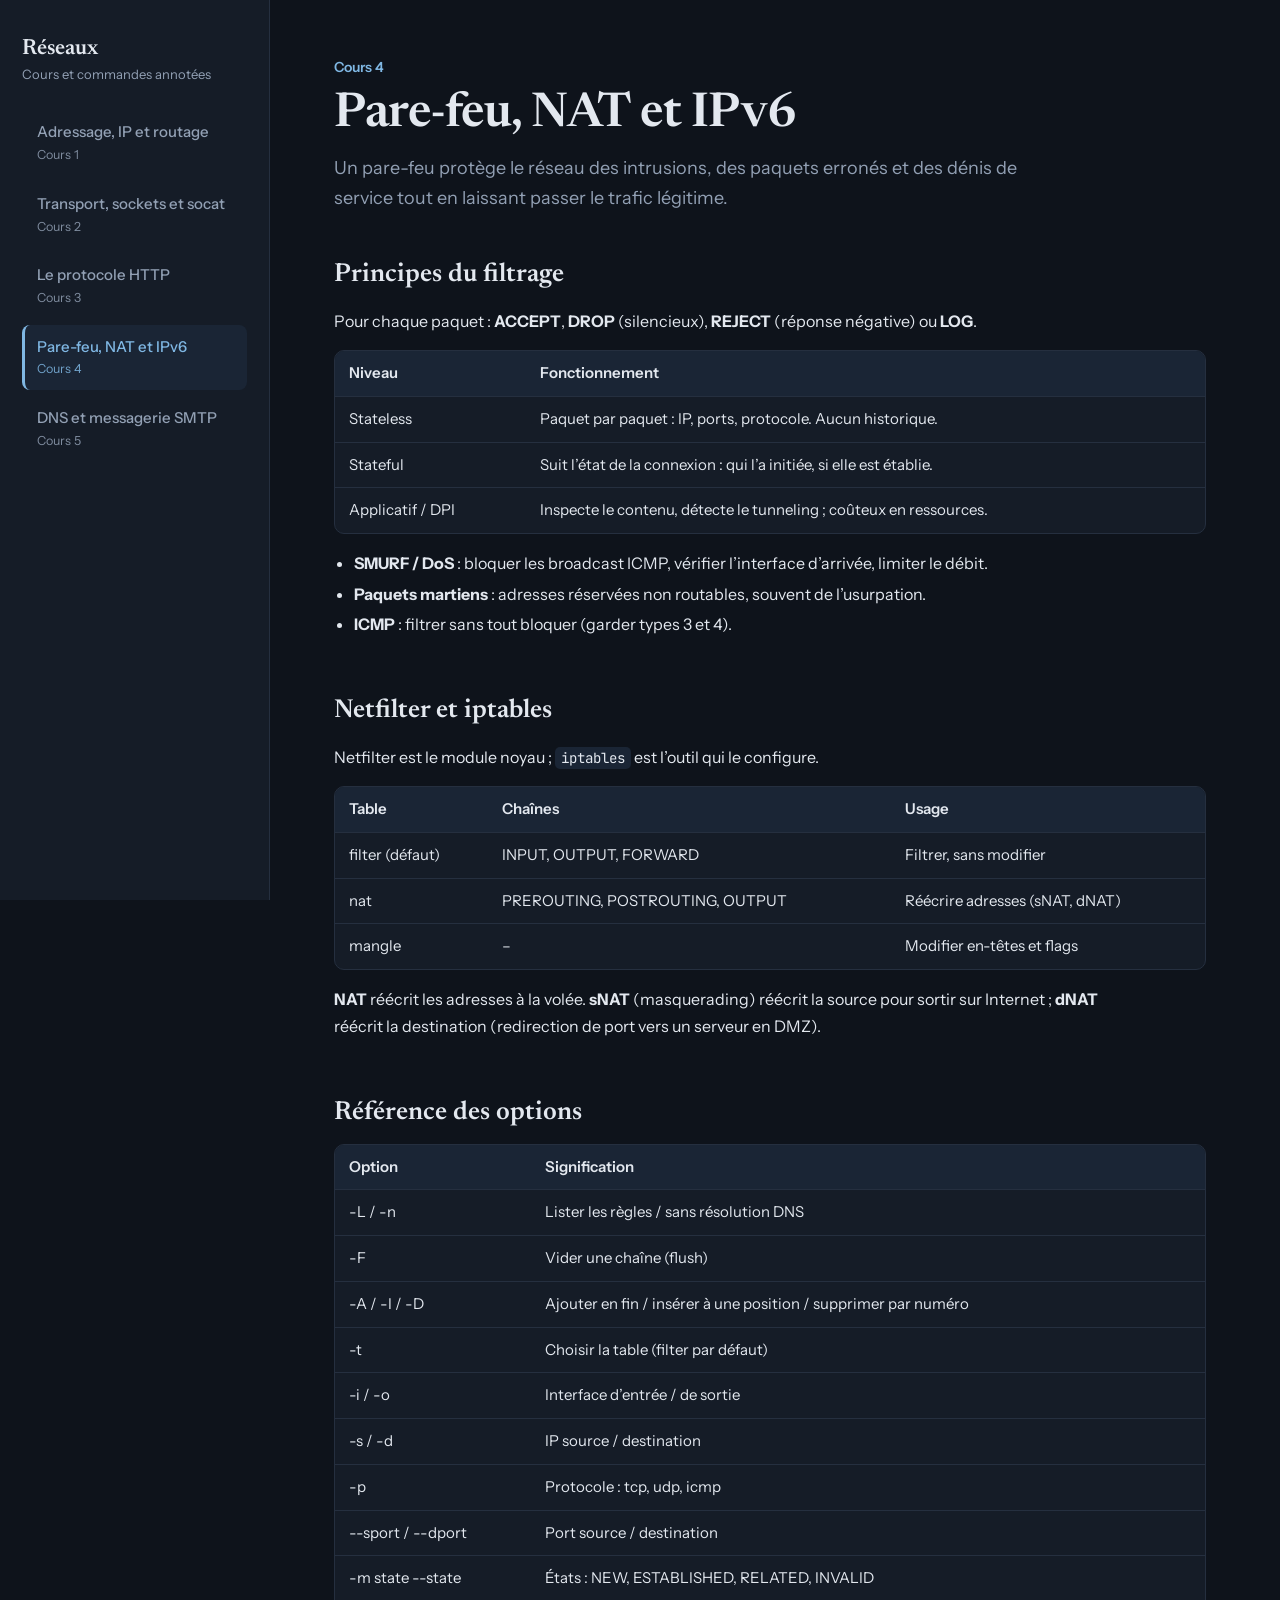
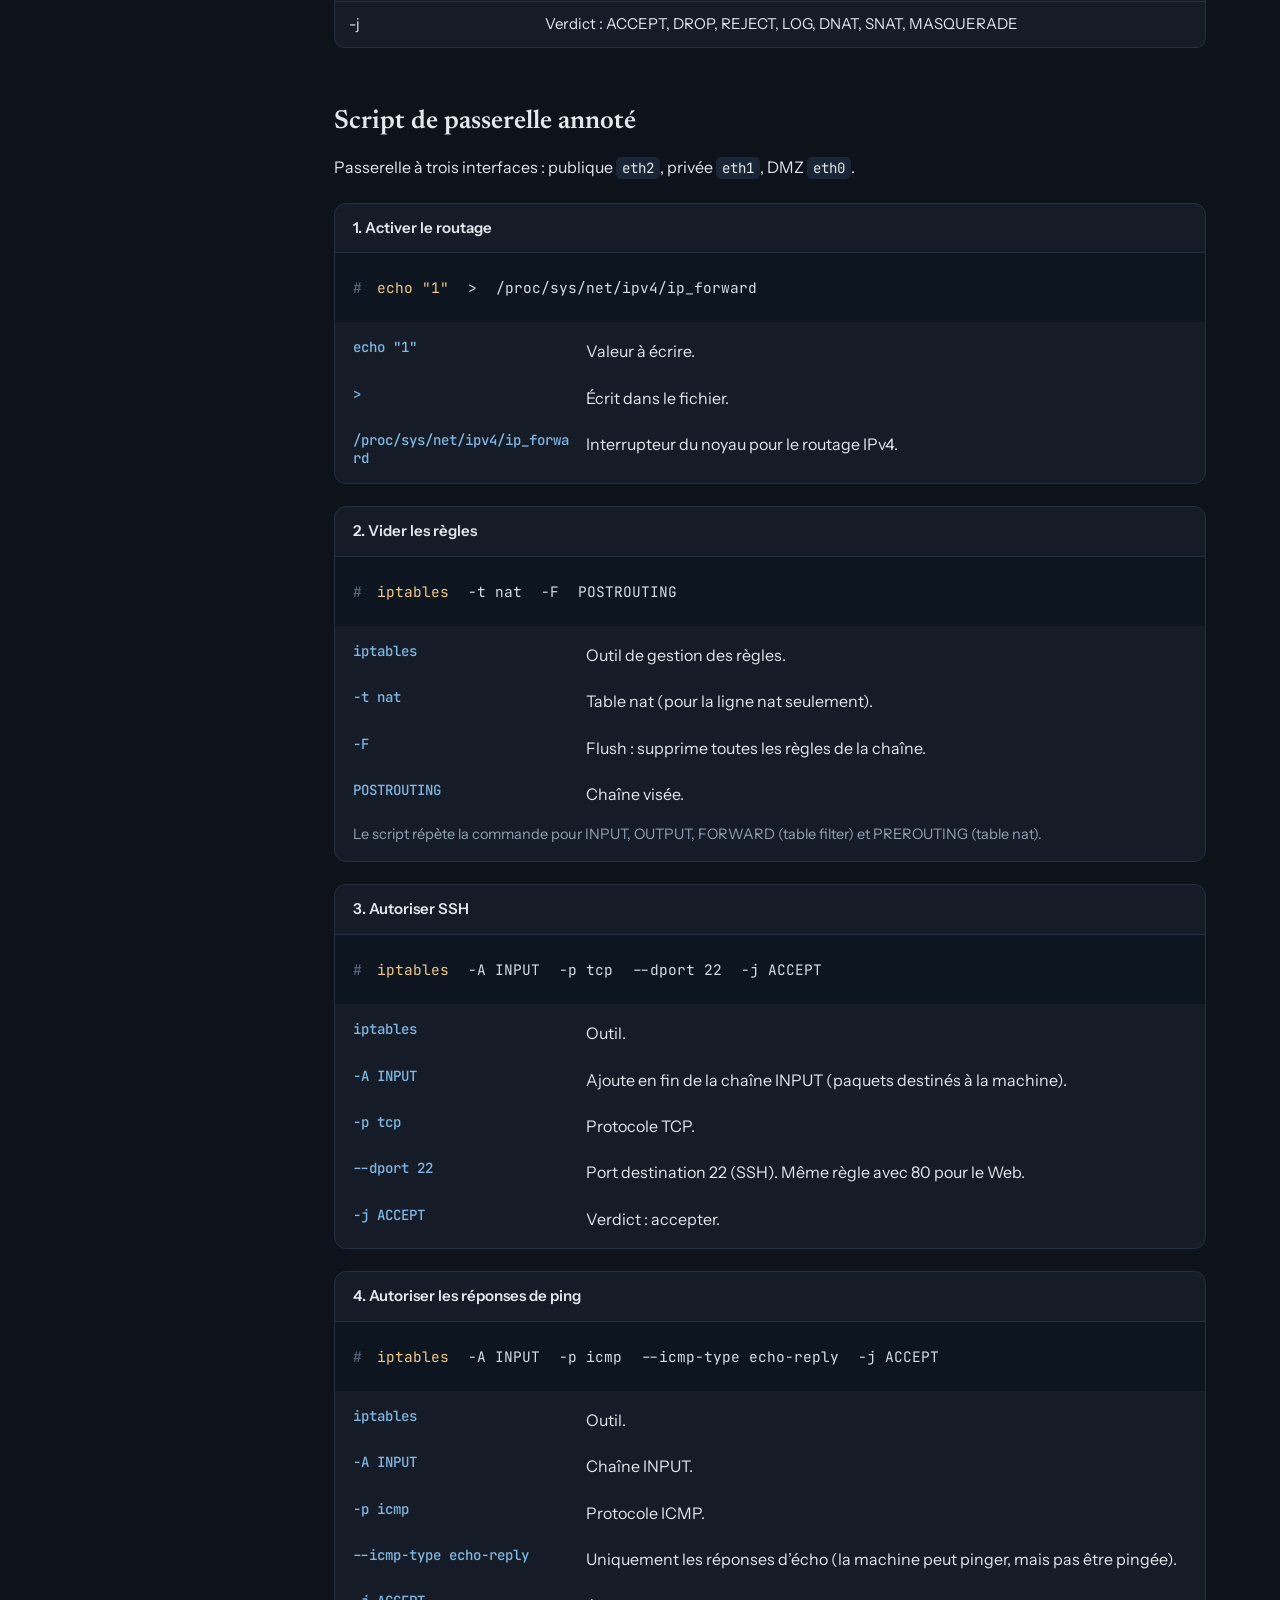
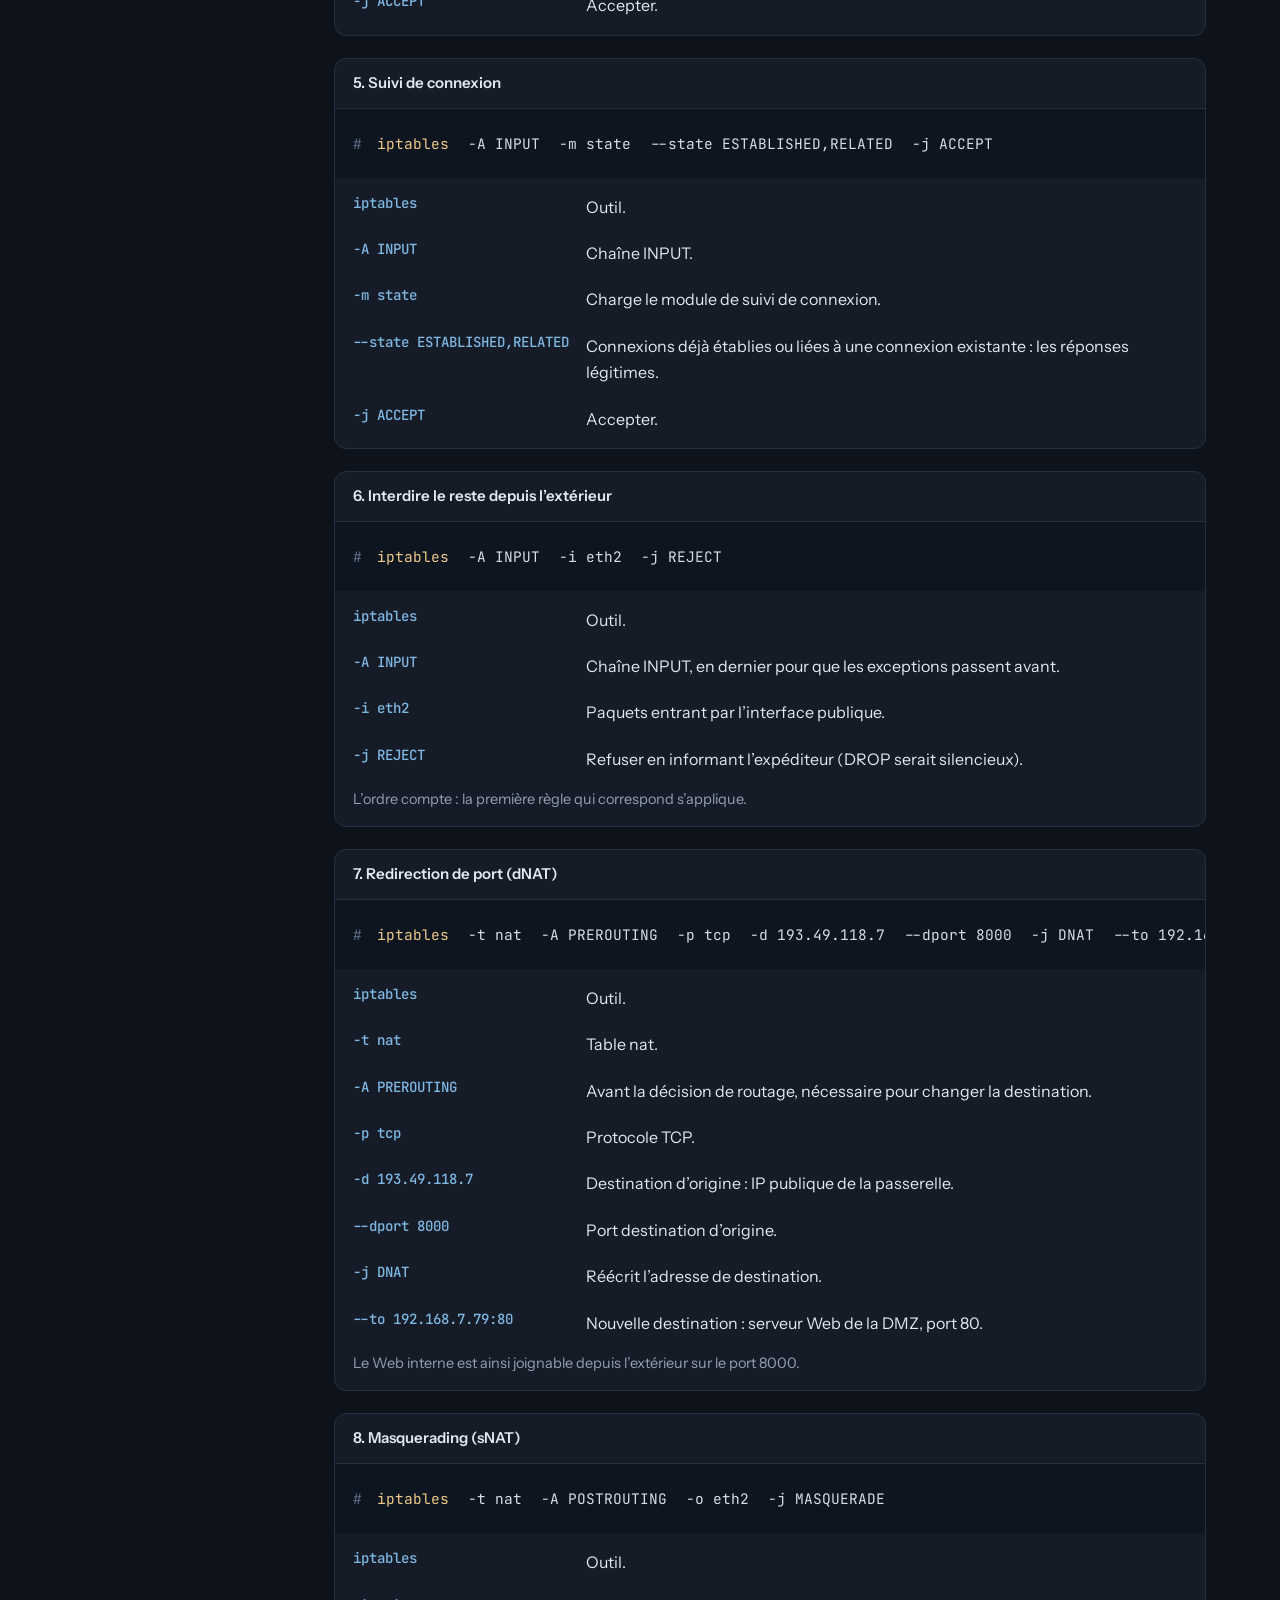
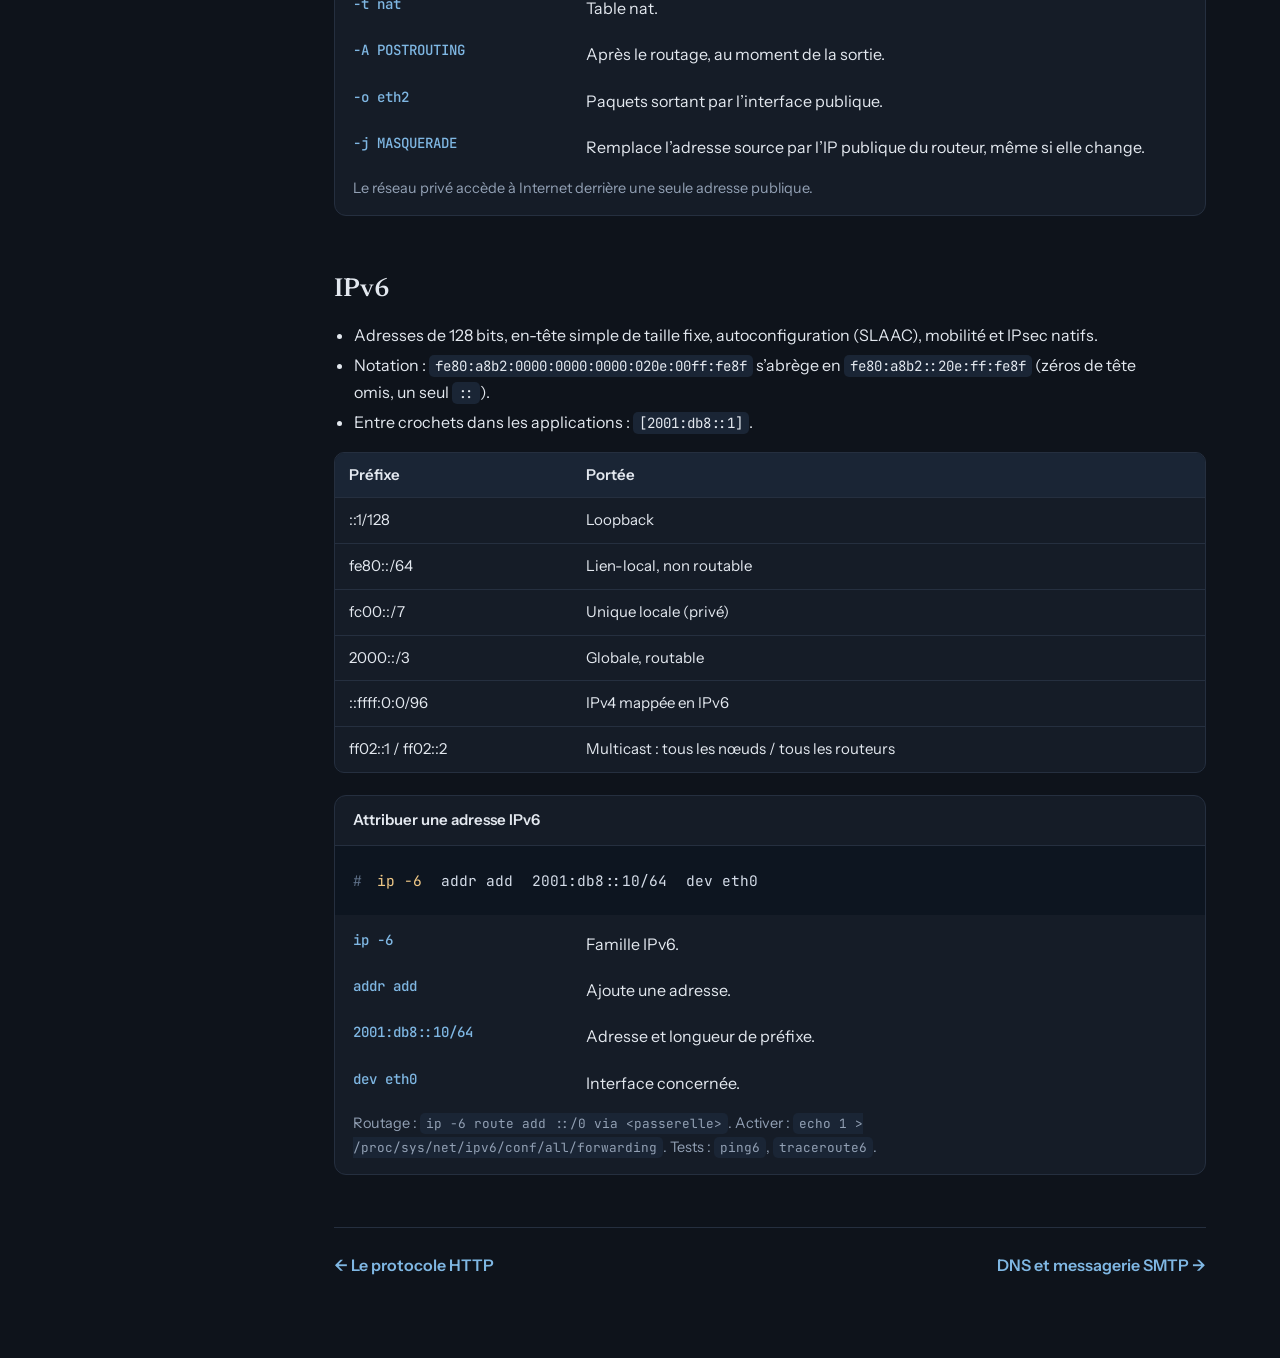
<file: cours-4.html>
<!DOCTYPE html>
<html lang="fr">
<head>
<meta charset="utf-8">
<meta name="viewport" content="width=device-width, initial-scale=1, viewport-fit=cover">
<title>Pare-feu, NAT et IPv6 – Réseaux</title>
<meta name="description" content="Un pare-feu protège le réseau des intrusions, des paquets erronés et des dénis de service tout en laissant passer le trafic légitime.">
<link href="https://fonts.googleapis.com/css2?family=Newsreader:opsz,wght@6..72,400;6..72,600&family=Instrument+Sans:wght@400;500;600&family=JetBrains+Mono:wght@400;500&display=swap" rel="stylesheet">
<link rel="stylesheet" href="style.css">
</head>
<body>
<nav><a class="brand" href="index.html">Réseaux<small>Cours et commandes annotées</small></a><a class="l " href="cours-1.html">Adressage, IP et routage<small>Cours 1</small></a><a class="l " href="cours-2.html">Transport, sockets et socat<small>Cours 2</small></a><a class="l " href="cours-3.html">Le protocole HTTP<small>Cours 3</small></a><a class="l on" href="cours-4.html" aria-current="page">Pare-feu, NAT et IPv6<small>Cours 4</small></a><a class="l " href="cours-5.html">DNS et messagerie SMTP<small>Cours 5</small></a></nav>
<main>
<div class="crumb">Cours 4</div><h1>Pare-feu, NAT et IPv6</h1><p class="lead">Un pare-feu protège le réseau des intrusions, des paquets erronés et des dénis de service tout en laissant passer le trafic légitime.</p><section><h2>Principes du filtrage</h2><p>Pour chaque paquet : <b>ACCEPT</b>, <b>DROP</b> (silencieux), <b>REJECT</b> (réponse négative) ou <b>LOG</b>.</p><div class="tw"><table><tr><th>Niveau</th><th>Fonctionnement</th></tr><tr><td>Stateless</td><td>Paquet par paquet : IP, ports, protocole. Aucun historique.</td></tr><tr><td>Stateful</td><td>Suit l’état de la connexion : qui l’a initiée, si elle est établie.</td></tr><tr><td>Applicatif / DPI</td><td>Inspecte le contenu, détecte le tunneling ; coûteux en ressources.</td></tr></table></div><ul><li><b>SMURF / DoS</b> : bloquer les broadcast ICMP, vérifier l’interface d’arrivée, limiter le débit.</li><li><b>Paquets martiens</b> : adresses réservées non routables, souvent de l’usurpation.</li><li><b>ICMP</b> : filtrer sans tout bloquer (garder types 3 et 4).</li></ul></section><section><h2>Netfilter et iptables</h2><p>Netfilter est le module noyau ; <code>iptables</code> est l’outil qui le configure.</p><div class="tw"><table><tr><th>Table</th><th>Chaînes</th><th>Usage</th></tr><tr><td>filter (défaut)</td><td>INPUT, OUTPUT, FORWARD</td><td>Filtrer, sans modifier</td></tr><tr><td>nat</td><td>PREROUTING, POSTROUTING, OUTPUT</td><td>Réécrire adresses (sNAT, dNAT)</td></tr><tr><td>mangle</td><td>–</td><td>Modifier en-têtes et flags</td></tr></table></div><p><b>NAT</b> réécrit les adresses à la volée. <b>sNAT</b> (masquerading) réécrit la source pour sortir sur Internet ; <b>dNAT</b> réécrit la destination (redirection de port vers un serveur en DMZ).</p></section><section><h2>Référence des options</h2><div class="tw"><table><tr><th>Option</th><th>Signification</th></tr><tr><td>-L / -n</td><td>Lister les règles / sans résolution DNS</td></tr><tr><td>-F</td><td>Vider une chaîne (flush)</td></tr><tr><td>-A / -I / -D</td><td>Ajouter en fin / insérer à une position / supprimer par numéro</td></tr><tr><td>-t</td><td>Choisir la table (filter par défaut)</td></tr><tr><td>-i / -o</td><td>Interface d’entrée / de sortie</td></tr><tr><td>-s / -d</td><td>IP source / destination</td></tr><tr><td>-p</td><td>Protocole : tcp, udp, icmp</td></tr><tr><td>--sport / --dport</td><td>Port source / destination</td></tr><tr><td>-m state --state</td><td>États : NEW, ESTABLISHED, RELATED, INVALID</td></tr><tr><td>-j</td><td>Verdict : ACCEPT, DROP, REJECT, LOG, DNAT, SNAT, MASQUERADE</td></tr></table></div></section><section><h2>Script de passerelle annoté</h2><p>Passerelle à trois interfaces : publique <code>eth2</code>, privée <code>eth1</code>, DMZ <code>eth0</code>.</p><div class="cmd"><h4>1. Activer le routage</h4><div class="cl"><span class="p">#</span><span class="t t0" tabindex="0">echo "1"</span> <span class="t t1" tabindex="0">></span> <span class="t t2" tabindex="0">/proc/sys/net/ipv4/ip_forward</span></div><ul class="ex"><li class="r0"><code>echo "1"</code><span>Valeur à écrire.</span></li><li class="r1"><code>></code><span>Écrit dans le fichier.</span></li><li class="r2"><code>/proc/sys/net/ipv4/ip_forward</code><span>Interrupteur du noyau pour le routage IPv4.</span></li></ul></div><div class="cmd"><h4>2. Vider les règles</h4><div class="cl"><span class="p">#</span><span class="t t0" tabindex="0">iptables</span> <span class="t t1" tabindex="0">-t nat</span> <span class="t t2" tabindex="0">-F</span> <span class="t t3" tabindex="0">POSTROUTING</span></div><ul class="ex"><li class="r0"><code>iptables</code><span>Outil de gestion des règles.</span></li><li class="r1"><code>-t nat</code><span>Table nat (pour la ligne nat seulement).</span></li><li class="r2"><code>-F</code><span>Flush : supprime toutes les règles de la chaîne.</span></li><li class="r3"><code>POSTROUTING</code><span>Chaîne visée.</span></li></ul><p class="nt">Le script répète la commande pour INPUT, OUTPUT, FORWARD (table filter) et PREROUTING (table nat).</p></div><div class="cmd"><h4>3. Autoriser SSH</h4><div class="cl"><span class="p">#</span><span class="t t0" tabindex="0">iptables</span> <span class="t t1" tabindex="0">-A INPUT</span> <span class="t t2" tabindex="0">-p tcp</span> <span class="t t3" tabindex="0">--dport 22</span> <span class="t t4" tabindex="0">-j ACCEPT</span></div><ul class="ex"><li class="r0"><code>iptables</code><span>Outil.</span></li><li class="r1"><code>-A INPUT</code><span>Ajoute en fin de la chaîne INPUT (paquets destinés à la machine).</span></li><li class="r2"><code>-p tcp</code><span>Protocole TCP.</span></li><li class="r3"><code>--dport 22</code><span>Port destination 22 (SSH). Même règle avec 80 pour le Web.</span></li><li class="r4"><code>-j ACCEPT</code><span>Verdict : accepter.</span></li></ul></div><div class="cmd"><h4>4. Autoriser les réponses de ping</h4><div class="cl"><span class="p">#</span><span class="t t0" tabindex="0">iptables</span> <span class="t t1" tabindex="0">-A INPUT</span> <span class="t t2" tabindex="0">-p icmp</span> <span class="t t3" tabindex="0">--icmp-type echo-reply</span> <span class="t t4" tabindex="0">-j ACCEPT</span></div><ul class="ex"><li class="r0"><code>iptables</code><span>Outil.</span></li><li class="r1"><code>-A INPUT</code><span>Chaîne INPUT.</span></li><li class="r2"><code>-p icmp</code><span>Protocole ICMP.</span></li><li class="r3"><code>--icmp-type echo-reply</code><span>Uniquement les réponses d’écho (la machine peut pinger, mais pas être pingée).</span></li><li class="r4"><code>-j ACCEPT</code><span>Accepter.</span></li></ul></div><div class="cmd"><h4>5. Suivi de connexion</h4><div class="cl"><span class="p">#</span><span class="t t0" tabindex="0">iptables</span> <span class="t t1" tabindex="0">-A INPUT</span> <span class="t t2" tabindex="0">-m state</span> <span class="t t3" tabindex="0">--state ESTABLISHED,RELATED</span> <span class="t t4" tabindex="0">-j ACCEPT</span></div><ul class="ex"><li class="r0"><code>iptables</code><span>Outil.</span></li><li class="r1"><code>-A INPUT</code><span>Chaîne INPUT.</span></li><li class="r2"><code>-m state</code><span>Charge le module de suivi de connexion.</span></li><li class="r3"><code>--state ESTABLISHED,RELATED</code><span>Connexions déjà établies ou liées à une connexion existante : les réponses légitimes.</span></li><li class="r4"><code>-j ACCEPT</code><span>Accepter.</span></li></ul></div><div class="cmd"><h4>6. Interdire le reste depuis l’extérieur</h4><div class="cl"><span class="p">#</span><span class="t t0" tabindex="0">iptables</span> <span class="t t1" tabindex="0">-A INPUT</span> <span class="t t2" tabindex="0">-i eth2</span> <span class="t t3" tabindex="0">-j REJECT</span></div><ul class="ex"><li class="r0"><code>iptables</code><span>Outil.</span></li><li class="r1"><code>-A INPUT</code><span>Chaîne INPUT, en dernier pour que les exceptions passent avant.</span></li><li class="r2"><code>-i eth2</code><span>Paquets entrant par l’interface publique.</span></li><li class="r3"><code>-j REJECT</code><span>Refuser en informant l’expéditeur (DROP serait silencieux).</span></li></ul><p class="nt">L’ordre compte : la première règle qui correspond s’applique.</p></div><div class="cmd"><h4>7. Redirection de port (dNAT)</h4><div class="cl"><span class="p">#</span><span class="t t0" tabindex="0">iptables</span> <span class="t t1" tabindex="0">-t nat</span> <span class="t t2" tabindex="0">-A PREROUTING</span> <span class="t t3" tabindex="0">-p tcp</span> <span class="t t4" tabindex="0">-d 193.49.118.7</span> <span class="t t5" tabindex="0">--dport 8000</span> <span class="t t6" tabindex="0">-j DNAT</span> <span class="t t7" tabindex="0">--to 192.168.7.79:80</span></div><ul class="ex"><li class="r0"><code>iptables</code><span>Outil.</span></li><li class="r1"><code>-t nat</code><span>Table nat.</span></li><li class="r2"><code>-A PREROUTING</code><span>Avant la décision de routage, nécessaire pour changer la destination.</span></li><li class="r3"><code>-p tcp</code><span>Protocole TCP.</span></li><li class="r4"><code>-d 193.49.118.7</code><span>Destination d’origine : IP publique de la passerelle.</span></li><li class="r5"><code>--dport 8000</code><span>Port destination d’origine.</span></li><li class="r6"><code>-j DNAT</code><span>Réécrit l’adresse de destination.</span></li><li class="r7"><code>--to 192.168.7.79:80</code><span>Nouvelle destination : serveur Web de la DMZ, port 80.</span></li></ul><p class="nt">Le Web interne est ainsi joignable depuis l’extérieur sur le port 8000.</p></div><div class="cmd"><h4>8. Masquerading (sNAT)</h4><div class="cl"><span class="p">#</span><span class="t t0" tabindex="0">iptables</span> <span class="t t1" tabindex="0">-t nat</span> <span class="t t2" tabindex="0">-A POSTROUTING</span> <span class="t t3" tabindex="0">-o eth2</span> <span class="t t4" tabindex="0">-j MASQUERADE</span></div><ul class="ex"><li class="r0"><code>iptables</code><span>Outil.</span></li><li class="r1"><code>-t nat</code><span>Table nat.</span></li><li class="r2"><code>-A POSTROUTING</code><span>Après le routage, au moment de la sortie.</span></li><li class="r3"><code>-o eth2</code><span>Paquets sortant par l’interface publique.</span></li><li class="r4"><code>-j MASQUERADE</code><span>Remplace l’adresse source par l’IP publique du routeur, même si elle change.</span></li></ul><p class="nt">Le réseau privé accède à Internet derrière une seule adresse publique.</p></div></section><section><h2>IPv6</h2><ul><li>Adresses de 128 bits, en-tête simple de taille fixe, autoconfiguration (SLAAC), mobilité et IPsec natifs.</li><li>Notation : <code>fe80:a8b2:0000:0000:0000:020e:00ff:fe8f</code> s’abrège en <code>fe80:a8b2::20e:ff:fe8f</code> (zéros de tête omis, un seul <code>::</code>).</li><li>Entre crochets dans les applications : <code>[2001:db8::1]</code>.</li></ul><div class="tw"><table><tr><th>Préfixe</th><th>Portée</th></tr><tr><td>::1/128</td><td>Loopback</td></tr><tr><td>fe80::/64</td><td>Lien-local, non routable</td></tr><tr><td>fc00::/7</td><td>Unique locale (privé)</td></tr><tr><td>2000::/3</td><td>Globale, routable</td></tr><tr><td>::ffff:0:0/96</td><td>IPv4 mappée en IPv6</td></tr><tr><td>ff02::1 / ff02::2</td><td>Multicast : tous les nœuds / tous les routeurs</td></tr></table></div><div class="cmd"><h4>Attribuer une adresse IPv6</h4><div class="cl"><span class="p">#</span><span class="t t0" tabindex="0">ip -6</span> <span class="t t1" tabindex="0">addr add</span> <span class="t t2" tabindex="0">2001:db8::10/64</span> <span class="t t3" tabindex="0">dev eth0</span></div><ul class="ex"><li class="r0"><code>ip -6</code><span>Famille IPv6.</span></li><li class="r1"><code>addr add</code><span>Ajoute une adresse.</span></li><li class="r2"><code>2001:db8::10/64</code><span>Adresse et longueur de préfixe.</span></li><li class="r3"><code>dev eth0</code><span>Interface concernée.</span></li></ul><p class="nt">Routage : <code>ip -6 route add ::/0 via &lt;passerelle&gt;</code>. Activer : <code>echo 1 &gt; /proc/sys/net/ipv6/conf/all/forwarding</code>. Tests : <code>ping6</code>, <code>traceroute6</code>.</p></div></section><div class="pn"><span><a href="cours-3.html">← Le protocole HTTP</a></span><span><a href="cours-5.html">DNS et messagerie SMTP →</a></span></div>
</main>
</body>
</html>
</file>
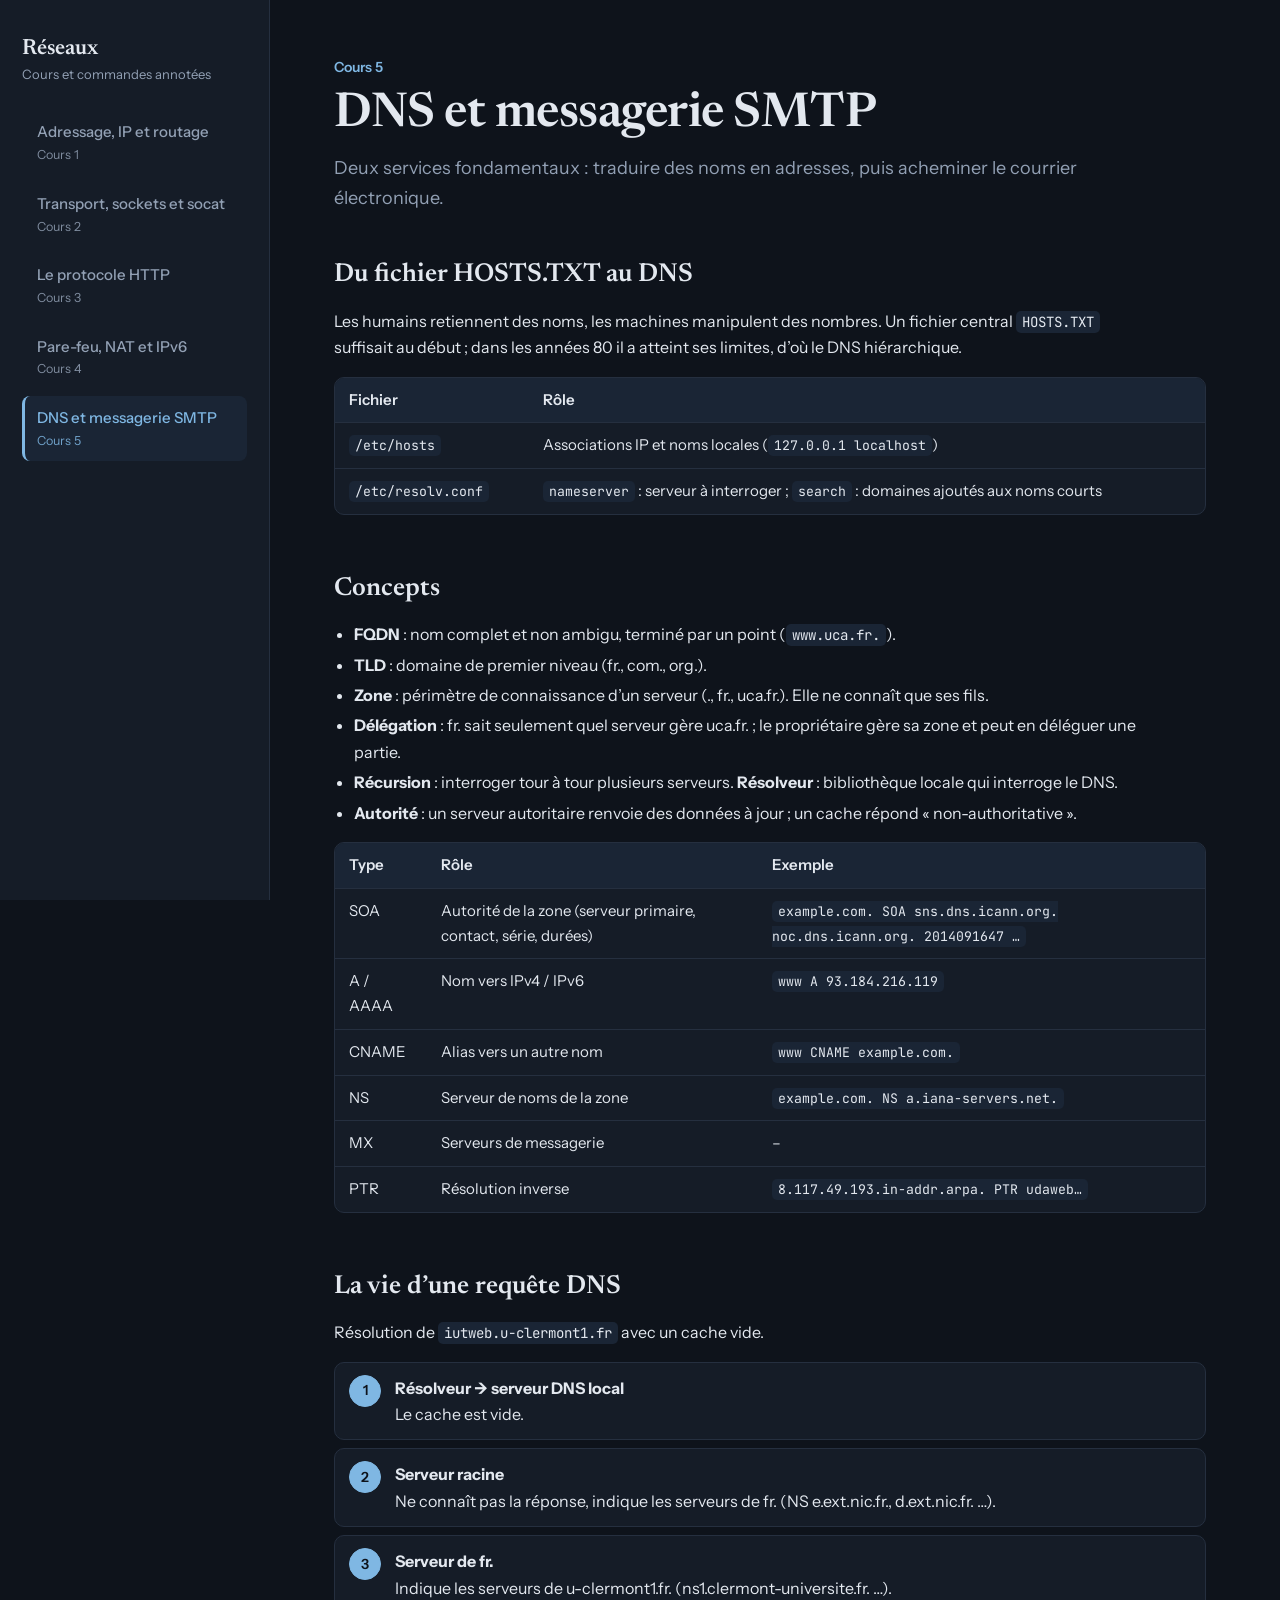
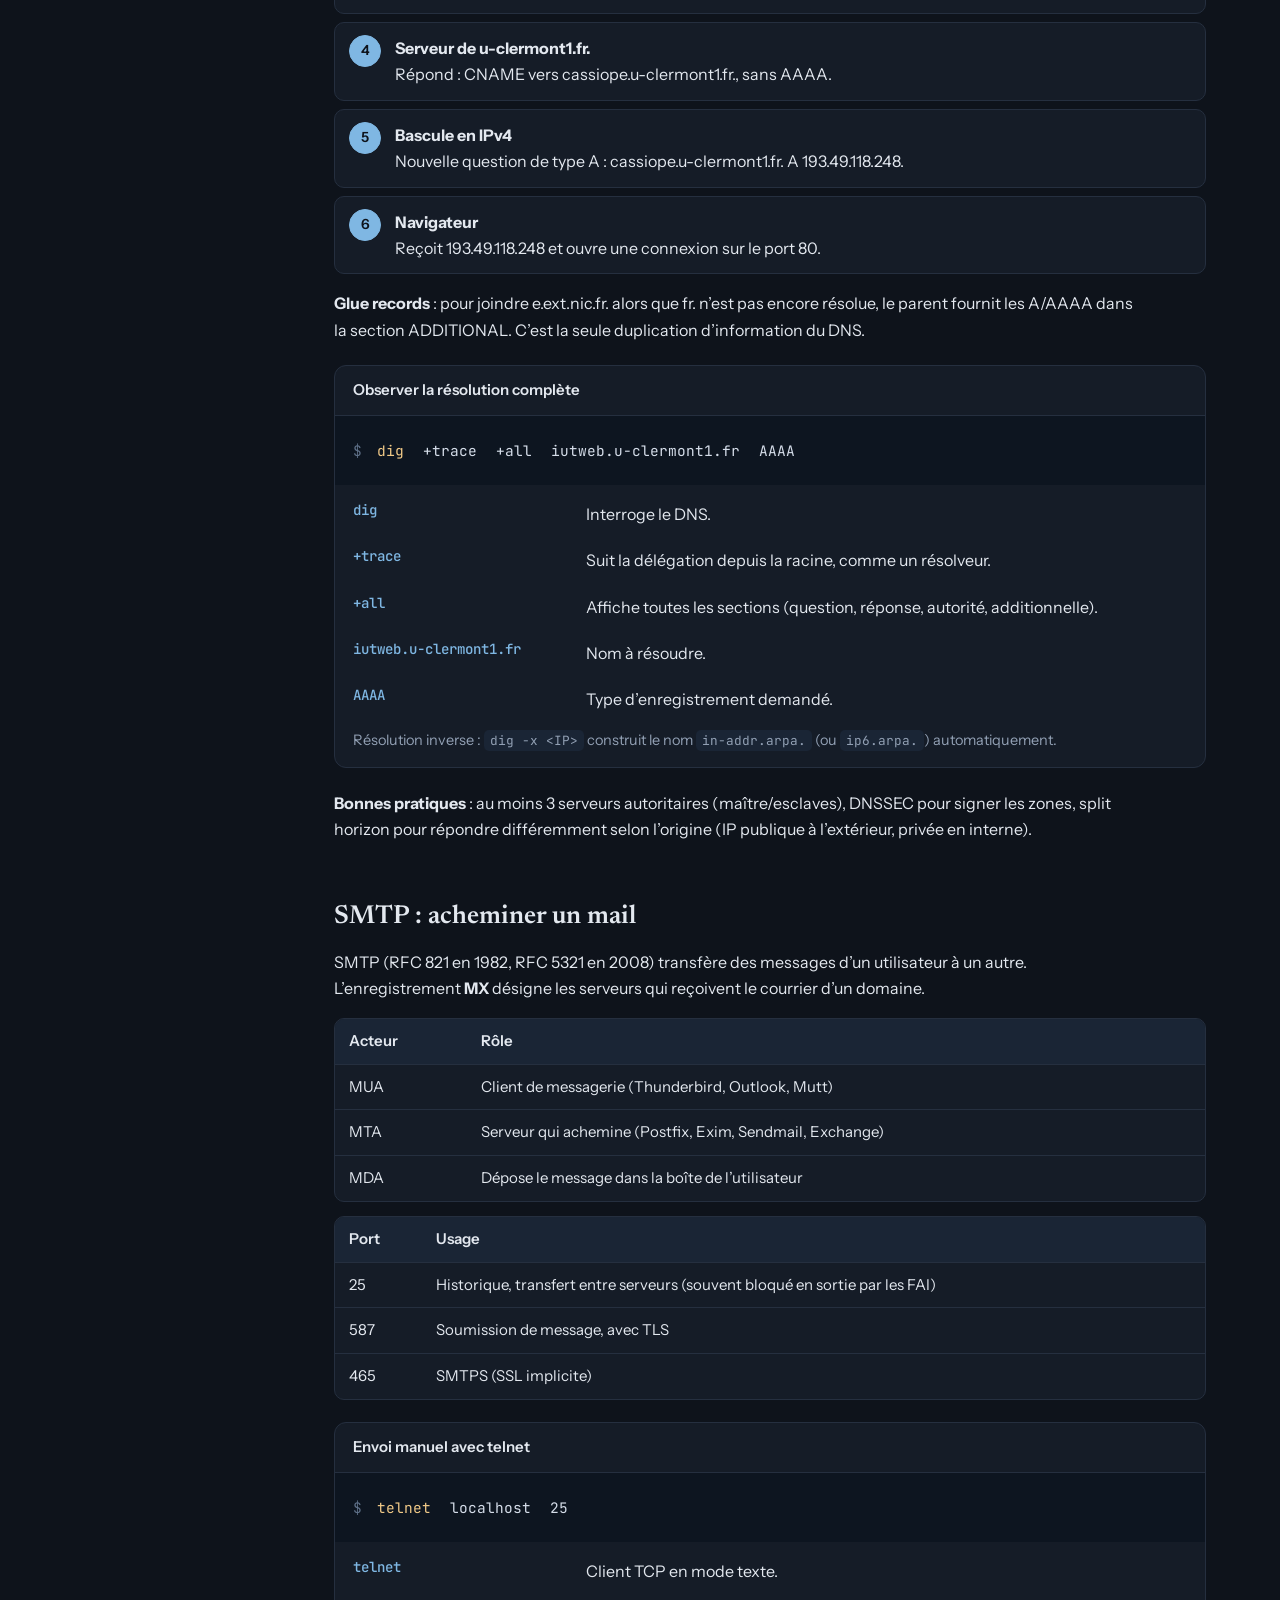
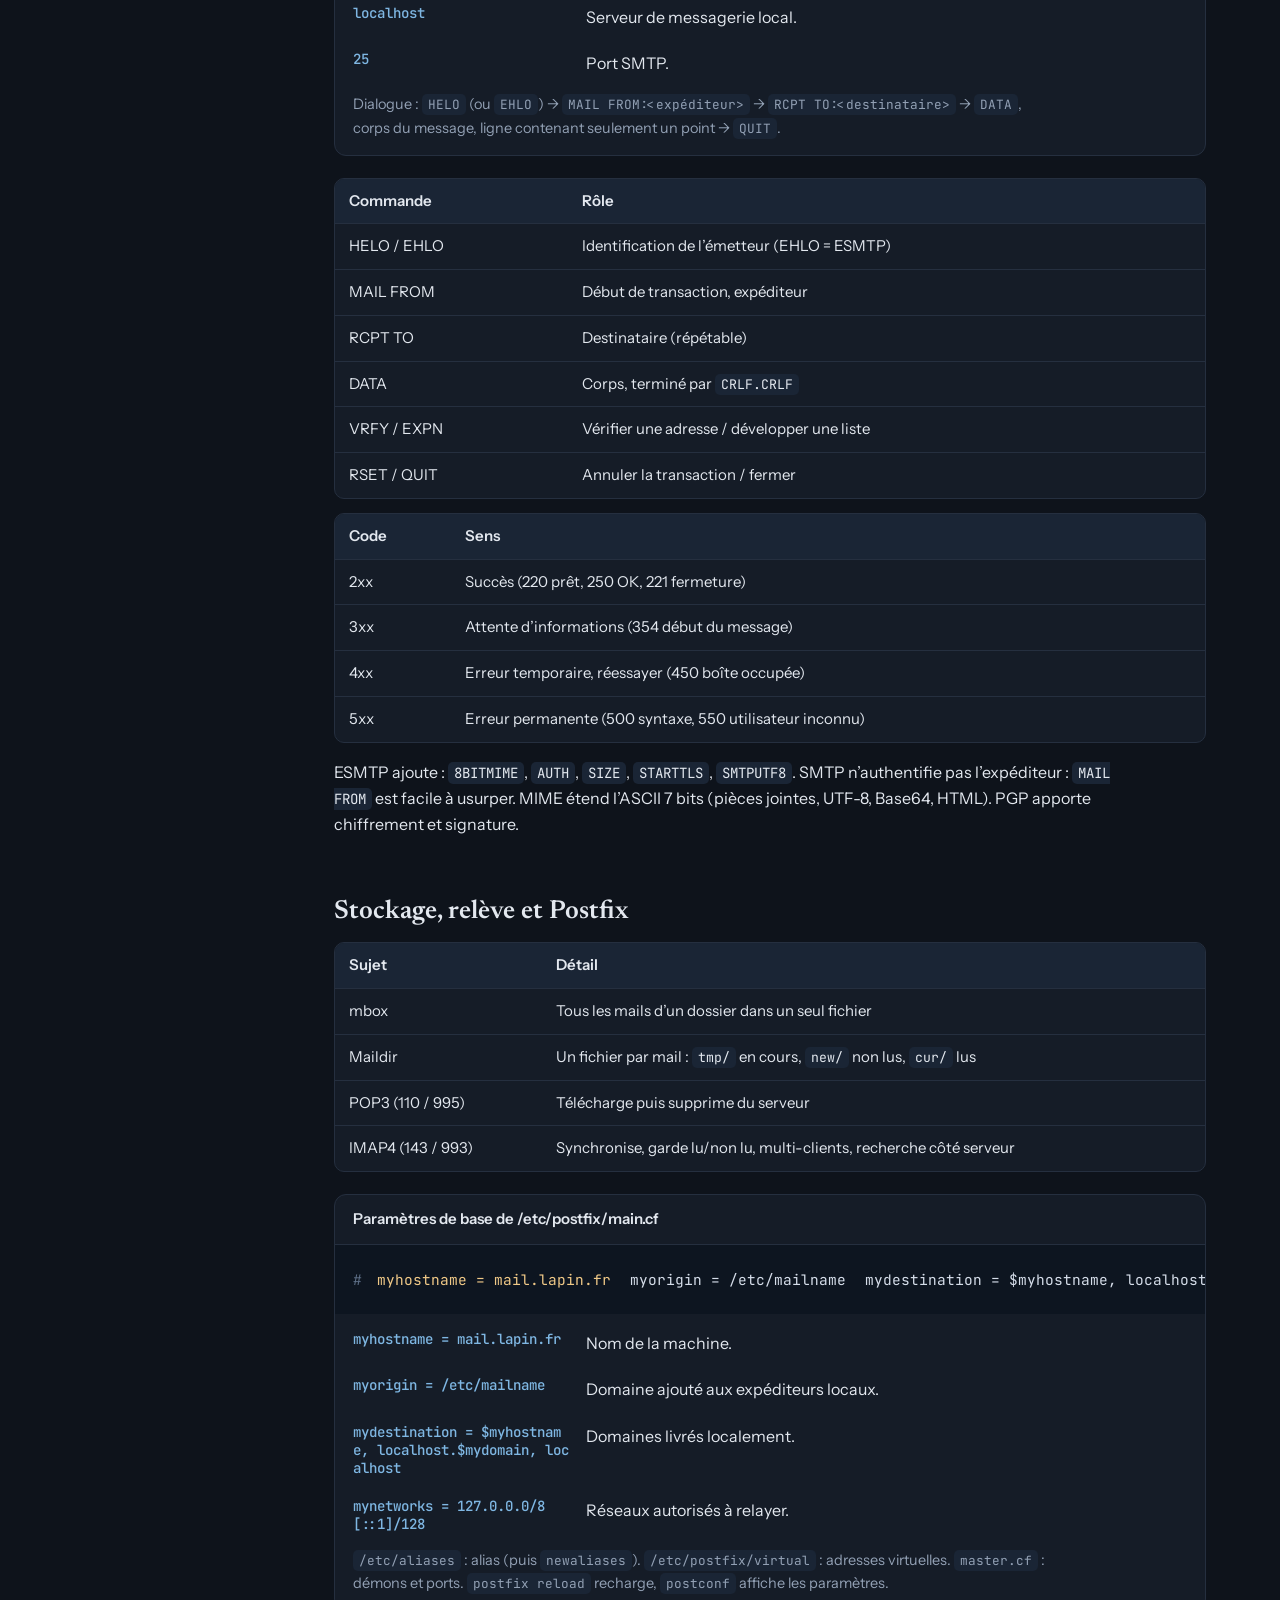
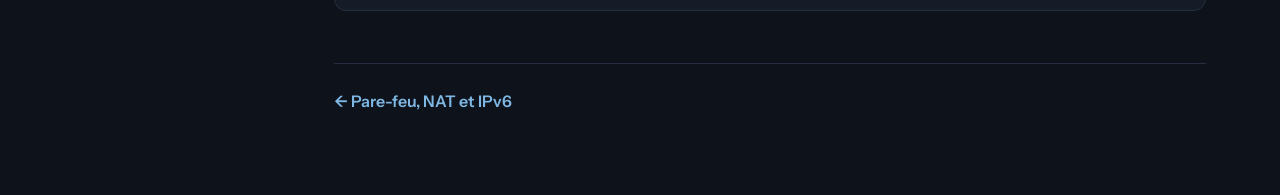
<file: cours-5.html>
<!DOCTYPE html>
<html lang="fr">
<head>
<meta charset="utf-8">
<meta name="viewport" content="width=device-width, initial-scale=1, viewport-fit=cover">
<title>DNS et messagerie SMTP – Réseaux</title>
<meta name="description" content="Deux services fondamentaux : traduire des noms en adresses, puis acheminer le courrier électronique.">
<link href="https://fonts.googleapis.com/css2?family=Newsreader:opsz,wght@6..72,400;6..72,600&family=Instrument+Sans:wght@400;500;600&family=JetBrains+Mono:wght@400;500&display=swap" rel="stylesheet">
<link rel="stylesheet" href="style.css">
</head>
<body>
<nav><a class="brand" href="index.html">Réseaux<small>Cours et commandes annotées</small></a><a class="l " href="cours-1.html">Adressage, IP et routage<small>Cours 1</small></a><a class="l " href="cours-2.html">Transport, sockets et socat<small>Cours 2</small></a><a class="l " href="cours-3.html">Le protocole HTTP<small>Cours 3</small></a><a class="l " href="cours-4.html">Pare-feu, NAT et IPv6<small>Cours 4</small></a><a class="l on" href="cours-5.html" aria-current="page">DNS et messagerie SMTP<small>Cours 5</small></a></nav>
<main>
<div class="crumb">Cours 5</div><h1>DNS et messagerie SMTP</h1><p class="lead">Deux services fondamentaux : traduire des noms en adresses, puis acheminer le courrier électronique.</p><section><h2>Du fichier HOSTS.TXT au DNS</h2><p>Les humains retiennent des noms, les machines manipulent des nombres. Un fichier central <code>HOSTS.TXT</code> suffisait au début ; dans les années 80 il a atteint ses limites, d’où le DNS hiérarchique.</p><div class="tw"><table><tr><th>Fichier</th><th>Rôle</th></tr><tr><td><code>/etc/hosts</code></td><td>Associations IP et noms locales (<code>127.0.0.1 localhost</code>)</td></tr><tr><td><code>/etc/resolv.conf</code></td><td><code>nameserver</code> : serveur à interroger ; <code>search</code> : domaines ajoutés aux noms courts</td></tr></table></div></section><section><h2>Concepts</h2><ul><li><b>FQDN</b> : nom complet et non ambigu, terminé par un point (<code>www.uca.fr.</code>).</li><li><b>TLD</b> : domaine de premier niveau (fr., com., org.).</li><li><b>Zone</b> : périmètre de connaissance d’un serveur (., fr., uca.fr.). Elle ne connaît que ses fils.</li><li><b>Délégation</b> : fr. sait seulement quel serveur gère uca.fr. ; le propriétaire gère sa zone et peut en déléguer une partie.</li><li><b>Récursion</b> : interroger tour à tour plusieurs serveurs. <b>Résolveur</b> : bibliothèque locale qui interroge le DNS.</li><li><b>Autorité</b> : un serveur autoritaire renvoie des données à jour ; un cache répond « non-authoritative ».</li></ul><div class="tw"><table><tr><th>Type</th><th>Rôle</th><th>Exemple</th></tr><tr><td>SOA</td><td>Autorité de la zone (serveur primaire, contact, série, durées)</td><td><code>example.com. SOA sns.dns.icann.org. noc.dns.icann.org. 2014091647 …</code></td></tr><tr><td>A / AAAA</td><td>Nom vers IPv4 / IPv6</td><td><code>www A 93.184.216.119</code></td></tr><tr><td>CNAME</td><td>Alias vers un autre nom</td><td><code>www CNAME example.com.</code></td></tr><tr><td>NS</td><td>Serveur de noms de la zone</td><td><code>example.com. NS a.iana-servers.net.</code></td></tr><tr><td>MX</td><td>Serveurs de messagerie</td><td>–</td></tr><tr><td>PTR</td><td>Résolution inverse</td><td><code>8.117.49.193.in-addr.arpa. PTR udaweb…</code></td></tr></table></div></section><section><h2>La vie d’une requête DNS</h2><p>Résolution de <code>iutweb.u-clermont1.fr</code> avec un cache vide.</p><ol class="st"><li><div><b>Résolveur → serveur DNS local</b><br><span>Le cache est vide.</span></div></li><li><div><b>Serveur racine</b><br><span>Ne connaît pas la réponse, indique les serveurs de fr. (NS e.ext.nic.fr., d.ext.nic.fr. …).</span></div></li><li><div><b>Serveur de fr.</b><br><span>Indique les serveurs de u-clermont1.fr. (ns1.clermont-universite.fr. …).</span></div></li><li><div><b>Serveur de u-clermont1.fr.</b><br><span>Répond : CNAME vers cassiope.u-clermont1.fr., sans AAAA.</span></div></li><li><div><b>Bascule en IPv4</b><br><span>Nouvelle question de type A : cassiope.u-clermont1.fr. A 193.49.118.248.</span></div></li><li><div><b>Navigateur</b><br><span>Reçoit 193.49.118.248 et ouvre une connexion sur le port 80.</span></div></li></ol><p><b>Glue records</b> : pour joindre e.ext.nic.fr. alors que fr. n’est pas encore résolue, le parent fournit les A/AAAA dans la section ADDITIONAL. C’est la seule duplication d’information du DNS.</p><div class="cmd"><h4>Observer la résolution complète</h4><div class="cl"><span class="p">$</span><span class="t t0" tabindex="0">dig</span> <span class="t t1" tabindex="0">+trace</span> <span class="t t2" tabindex="0">+all</span> <span class="t t3" tabindex="0">iutweb.u-clermont1.fr</span> <span class="t t4" tabindex="0">AAAA</span></div><ul class="ex"><li class="r0"><code>dig</code><span>Interroge le DNS.</span></li><li class="r1"><code>+trace</code><span>Suit la délégation depuis la racine, comme un résolveur.</span></li><li class="r2"><code>+all</code><span>Affiche toutes les sections (question, réponse, autorité, additionnelle).</span></li><li class="r3"><code>iutweb.u-clermont1.fr</code><span>Nom à résoudre.</span></li><li class="r4"><code>AAAA</code><span>Type d’enregistrement demandé.</span></li></ul><p class="nt">Résolution inverse : <code>dig -x &lt;IP&gt;</code> construit le nom <code>in-addr.arpa.</code> (ou <code>ip6.arpa.</code>) automatiquement.</p></div><p><b>Bonnes pratiques</b> : au moins 3 serveurs autoritaires (maître/esclaves), DNSSEC pour signer les zones, split horizon pour répondre différemment selon l’origine (IP publique à l’extérieur, privée en interne).</p></section><section><h2>SMTP : acheminer un mail</h2><p>SMTP (RFC 821 en 1982, RFC 5321 en 2008) transfère des messages d’un utilisateur à un autre. L’enregistrement <b>MX</b> désigne les serveurs qui reçoivent le courrier d’un domaine.</p><div class="tw"><table><tr><th>Acteur</th><th>Rôle</th></tr><tr><td>MUA</td><td>Client de messagerie (Thunderbird, Outlook, Mutt)</td></tr><tr><td>MTA</td><td>Serveur qui achemine (Postfix, Exim, Sendmail, Exchange)</td></tr><tr><td>MDA</td><td>Dépose le message dans la boîte de l’utilisateur</td></tr></table></div><div class="tw"><table><tr><th>Port</th><th>Usage</th></tr><tr><td>25</td><td>Historique, transfert entre serveurs (souvent bloqué en sortie par les FAI)</td></tr><tr><td>587</td><td>Soumission de message, avec TLS</td></tr><tr><td>465</td><td>SMTPS (SSL implicite)</td></tr></table></div><div class="cmd"><h4>Envoi manuel avec telnet</h4><div class="cl"><span class="p">$</span><span class="t t0" tabindex="0">telnet</span> <span class="t t1" tabindex="0">localhost</span> <span class="t t2" tabindex="0">25</span></div><ul class="ex"><li class="r0"><code>telnet</code><span>Client TCP en mode texte.</span></li><li class="r1"><code>localhost</code><span>Serveur de messagerie local.</span></li><li class="r2"><code>25</code><span>Port SMTP.</span></li></ul><p class="nt">Dialogue : <code>HELO</code> (ou <code>EHLO</code>) → <code>MAIL FROM:&lt;expéditeur&gt;</code> → <code>RCPT TO:&lt;destinataire&gt;</code> → <code>DATA</code>, corps du message, ligne contenant seulement un point → <code>QUIT</code>.</p></div><div class="tw"><table><tr><th>Commande</th><th>Rôle</th></tr><tr><td>HELO / EHLO</td><td>Identification de l’émetteur (EHLO = ESMTP)</td></tr><tr><td>MAIL FROM</td><td>Début de transaction, expéditeur</td></tr><tr><td>RCPT TO</td><td>Destinataire (répétable)</td></tr><tr><td>DATA</td><td>Corps, terminé par <code>CRLF.CRLF</code></td></tr><tr><td>VRFY / EXPN</td><td>Vérifier une adresse / développer une liste</td></tr><tr><td>RSET / QUIT</td><td>Annuler la transaction / fermer</td></tr></table></div><div class="tw"><table><tr><th>Code</th><th>Sens</th></tr><tr><td>2xx</td><td>Succès (220 prêt, 250 OK, 221 fermeture)</td></tr><tr><td>3xx</td><td>Attente d’informations (354 début du message)</td></tr><tr><td>4xx</td><td>Erreur temporaire, réessayer (450 boîte occupée)</td></tr><tr><td>5xx</td><td>Erreur permanente (500 syntaxe, 550 utilisateur inconnu)</td></tr></table></div><p>ESMTP ajoute : <code>8BITMIME</code>, <code>AUTH</code>, <code>SIZE</code>, <code>STARTTLS</code>, <code>SMTPUTF8</code>. SMTP n’authentifie pas l’expéditeur : <code>MAIL FROM</code> est facile à usurper. MIME étend l’ASCII 7 bits (pièces jointes, UTF-8, Base64, HTML). PGP apporte chiffrement et signature.</p></section><section><h2>Stockage, relève et Postfix</h2><div class="tw"><table><tr><th>Sujet</th><th>Détail</th></tr><tr><td>mbox</td><td>Tous les mails d’un dossier dans un seul fichier</td></tr><tr><td>Maildir</td><td>Un fichier par mail : <code>tmp/</code> en cours, <code>new/</code> non lus, <code>cur/</code> lus</td></tr><tr><td>POP3 (110 / 995)</td><td>Télécharge puis supprime du serveur</td></tr><tr><td>IMAP4 (143 / 993)</td><td>Synchronise, garde lu/non lu, multi-clients, recherche côté serveur</td></tr></table></div><div class="cmd"><h4>Paramètres de base de /etc/postfix/main.cf</h4><div class="cl"><span class="p">#</span><span class="t t0" tabindex="0">myhostname = mail.lapin.fr</span> <span class="t t1" tabindex="0">myorigin = /etc/mailname</span> <span class="t t2" tabindex="0">mydestination = $myhostname, localhost.$mydomain, localhost</span> <span class="t t3" tabindex="0">mynetworks = 127.0.0.0/8 [::1]/128</span></div><ul class="ex"><li class="r0"><code>myhostname = mail.lapin.fr</code><span>Nom de la machine.</span></li><li class="r1"><code>myorigin = /etc/mailname</code><span>Domaine ajouté aux expéditeurs locaux.</span></li><li class="r2"><code>mydestination = $myhostname, localhost.$mydomain, localhost</code><span>Domaines livrés localement.</span></li><li class="r3"><code>mynetworks = 127.0.0.0/8 [::1]/128</code><span>Réseaux autorisés à relayer.</span></li></ul><p class="nt"><code>/etc/aliases</code> : alias (puis <code>newaliases</code>). <code>/etc/postfix/virtual</code> : adresses virtuelles. <code>master.cf</code> : démons et ports. <code>postfix reload</code> recharge, <code>postconf</code> affiche les paramètres.</p></div></section><div class="pn"><span><a href="cours-4.html">← Pare-feu, NAT et IPv6</a></span><span></span></div>
</main>
</body>
</html>
</file>
<file: style.css>
:root{--bg:#0e131b;--sf:#151c27;--ink:#e3e8ef;--mut:#92a0b4;--ln:#252f3f;--ac:#7fb7e3;--soft:#1a2535;color-scheme:dark;--cb:#0d1520;--cl:#d5dde9;--cc:#f0c987;--ch:#1d3550;--ct:#8fd3c3;
box-sizing:border-box;padding-top:env(safe-area-inset-top,0px);padding-bottom:env(safe-area-inset-bottom,0px)}
html{scroll-padding-top:env(safe-area-inset-top,0px);scroll-behavior:smooth}
*{box-sizing:border-box}
body{margin:0;background:var(--bg);color:var(--ink);font:16px/1.65 "Instrument Sans",system-ui,sans-serif;display:grid;grid-template-columns:270px 1fr;min-height:100vh}
nav{position:sticky;top:0;height:100vh;padding:36px 22px;border-right:1px solid var(--ln);background:var(--sf);display:flex;flex-direction:column;gap:6px}
nav .brand{font:600 22px/1.2 Newsreader,Georgia,serif;margin-bottom:22px;color:var(--ink);text-decoration:none}
nav .brand small{display:block;font:400 13px "Instrument Sans";color:var(--mut);margin-top:4px}
nav a.l{display:block;padding:10px 12px;border-radius:8px;color:var(--mut);text-decoration:none;font-weight:500;font-size:15px;border-left:3px solid transparent;transition:.15s}
nav a.l small{display:block;font-weight:400;font-size:12.5px;opacity:.85}
nav a.l:hover{background:var(--soft);color:var(--ink)}
nav a.l.on{background:var(--soft);color:var(--ac);border-left-color:var(--ac)}
main{padding:56px clamp(20px,5vw,72px) 80px;max-width:1000px;width:100%}
h1{font:600 clamp(32px,4.5vw,48px)/1.1 Newsreader,Georgia,serif;margin:0 0 12px;letter-spacing:-.01em}
.lead{color:var(--mut);font-size:18px;max-width:62ch;margin:0 0 40px}
.crumb{color:var(--ac);font-weight:600;font-size:14px;margin-bottom:10px}
h2{font:600 26px/1.25 Newsreader,Georgia,serif;margin:0 0 14px;padding-top:6px}
h3{font-size:16px;margin:20px 0 6px}
section{margin-bottom:52px}
p,li{max-width:74ch}ul{padding-left:20px}li{margin:4px 0}
code{font:400 .88em "JetBrains Mono",monospace;background:var(--soft);padding:2px 6px;border-radius:5px}
.tw{overflow-x:auto;border:1px solid var(--ln);border-radius:10px;background:var(--sf);margin:14px 0}
table{border-collapse:collapse;width:100%;font-size:15px}
th,td{text-align:left;padding:10px 14px;border-bottom:1px solid var(--ln);vertical-align:top}
th{font-weight:600;background:var(--soft)}tr:last-child td{border-bottom:0}
.cmd{background:var(--sf);border:1px solid var(--ln);border-radius:12px;margin:22px 0;overflow:hidden}
.cmd>h4{margin:0;padding:12px 18px;font-size:15px;font-weight:600;border-bottom:1px solid var(--ln)}
.cl{position:relative;background:var(--cb);padding:20px 70px 20px 18px;font:400 14.5px/2 "JetBrains Mono",monospace;color:var(--cl);overflow-x:auto;white-space:nowrap}
.cl .p{color:#5f7189;user-select:none;margin-right:10px}
.t{padding:3px 5px;border-radius:5px;cursor:help;transition:background .12s;outline:0}
.p+.t{color:var(--cc)}
.t.on{background:var(--ch);box-shadow:0 0 0 1px var(--ct) inset;color:#fff}
.ex{list-style:none;margin:0;padding:6px 8px}
.ex li{display:grid;grid-template-columns:minmax(150px,26%) 1fr;gap:16px;padding:10px;border-radius:8px;margin:0;max-width:none;transition:background .12s}
.ex li.on{background:var(--soft)}
.ex code{background:none;color:var(--ac);padding:0;font-weight:500;word-break:break-all}
.nt{padding:0 18px 14px;color:var(--mut);font-size:14.5px;margin:0}
.st{list-style:none;padding:0;counter-reset:s;margin:14px 0}
.st li{counter-increment:s;display:grid;grid-template-columns:34px 1fr;gap:12px;padding:12px 14px;border:1px solid var(--ln);border-radius:10px;margin:8px 0;background:var(--sf);max-width:none}
.st li::before{content:counter(s);display:grid;place-items:center;width:30px;height:30px;border-radius:50%;border:1.5px solid var(--ln);font-weight:600;font-size:14px}
.st li::before{background:var(--ac);border-color:var(--ac);color:var(--bg)}
.grid{display:grid;grid-template-columns:repeat(auto-fit,minmax(260px,1fr));gap:16px}
.card{display:block;padding:22px;background:var(--sf);border:1px solid var(--ln);border-radius:12px;color:var(--ink);text-decoration:none;transition:.18s}
.card:hover{border-color:var(--ac);transform:translateY(-2px)}
.card b{display:block;font:600 20px Newsreader,Georgia,serif;margin:4px 0}
.card span{color:var(--mut);font-size:14.5px}.card i{font-style:normal;color:var(--ac);font-weight:600;font-size:13px}
.pn{display:flex;justify-content:space-between;gap:12px;border-top:1px solid var(--ln);padding-top:24px;margin-top:20px}
.pn a{color:var(--ac);font-weight:600;text-decoration:none}
a:focus-visible,button:focus-visible,.t:focus-visible,.st li:focus-visible{outline:2px solid var(--ac);outline-offset:2px}
@media(max-width:860px){body{grid-template-columns:1fr}nav{position:static;height:auto;flex-direction:row;overflow-x:auto;padding:14px;border-right:0;border-bottom:1px solid var(--ln);gap:4px}nav .brand,nav a.l small{display:none}nav a.l{white-space:nowrap;border-left:0}.ex li{grid-template-columns:1fr;gap:2px}main{padding-top:32px}}
@media(prefers-reduced-motion:reduce){*{transition:none!important;scroll-behavior:auto!important}}
/* Survol : un paramètre de la commande et son explication s’allument ensemble (CSS seul) */
.ex li:hover{background:var(--soft)}
.cmd:has(.t0:hover) .r0,.cmd:has(.t0:focus) .r0{background:var(--soft)}
.cmd:has(.r0:hover) .t0,.cmd:has(.t0:focus) .t0,.t0:hover{background:var(--ch);box-shadow:0 0 0 1px var(--ct) inset;color:#fff}
.cmd:has(.t1:hover) .r1,.cmd:has(.t1:focus) .r1{background:var(--soft)}
.cmd:has(.r1:hover) .t1,.cmd:has(.t1:focus) .t1,.t1:hover{background:var(--ch);box-shadow:0 0 0 1px var(--ct) inset;color:#fff}
.cmd:has(.t2:hover) .r2,.cmd:has(.t2:focus) .r2{background:var(--soft)}
.cmd:has(.r2:hover) .t2,.cmd:has(.t2:focus) .t2,.t2:hover{background:var(--ch);box-shadow:0 0 0 1px var(--ct) inset;color:#fff}
.cmd:has(.t3:hover) .r3,.cmd:has(.t3:focus) .r3{background:var(--soft)}
.cmd:has(.r3:hover) .t3,.cmd:has(.t3:focus) .t3,.t3:hover{background:var(--ch);box-shadow:0 0 0 1px var(--ct) inset;color:#fff}
.cmd:has(.t4:hover) .r4,.cmd:has(.t4:focus) .r4{background:var(--soft)}
.cmd:has(.r4:hover) .t4,.cmd:has(.t4:focus) .t4,.t4:hover{background:var(--ch);box-shadow:0 0 0 1px var(--ct) inset;color:#fff}
.cmd:has(.t5:hover) .r5,.cmd:has(.t5:focus) .r5{background:var(--soft)}
.cmd:has(.r5:hover) .t5,.cmd:has(.t5:focus) .t5,.t5:hover{background:var(--ch);box-shadow:0 0 0 1px var(--ct) inset;color:#fff}
.cmd:has(.t6:hover) .r6,.cmd:has(.t6:focus) .r6{background:var(--soft)}
.cmd:has(.r6:hover) .t6,.cmd:has(.t6:focus) .t6,.t6:hover{background:var(--ch);box-shadow:0 0 0 1px var(--ct) inset;color:#fff}
.cmd:has(.t7:hover) .r7,.cmd:has(.t7:focus) .r7{background:var(--soft)}
.cmd:has(.r7:hover) .t7,.cmd:has(.t7:focus) .t7,.t7:hover{background:var(--ch);box-shadow:0 0 0 1px var(--ct) inset;color:#fff}
.cmd:has(.t8:hover) .r8,.cmd:has(.t8:focus) .r8{background:var(--soft)}
.cmd:has(.r8:hover) .t8,.cmd:has(.t8:focus) .t8,.t8:hover{background:var(--ch);box-shadow:0 0 0 1px var(--ct) inset;color:#fff}
.cmd:has(.t9:hover) .r9,.cmd:has(.t9:focus) .r9{background:var(--soft)}
.cmd:has(.r9:hover) .t9,.cmd:has(.t9:focus) .t9,.t9:hover{background:var(--ch);box-shadow:0 0 0 1px var(--ct) inset;color:#fff}
.cmd:has(.t10:hover) .r10,.cmd:has(.t10:focus) .r10{background:var(--soft)}
.cmd:has(.r10:hover) .t10,.cmd:has(.t10:focus) .t10,.t10:hover{background:var(--ch);box-shadow:0 0 0 1px var(--ct) inset;color:#fff}
.cmd:has(.t11:hover) .r11,.cmd:has(.t11:focus) .r11{background:var(--soft)}
.cmd:has(.r11:hover) .t11,.cmd:has(.t11:focus) .t11,.t11:hover{background:var(--ch);box-shadow:0 0 0 1px var(--ct) inset;color:#fff}
</file>
